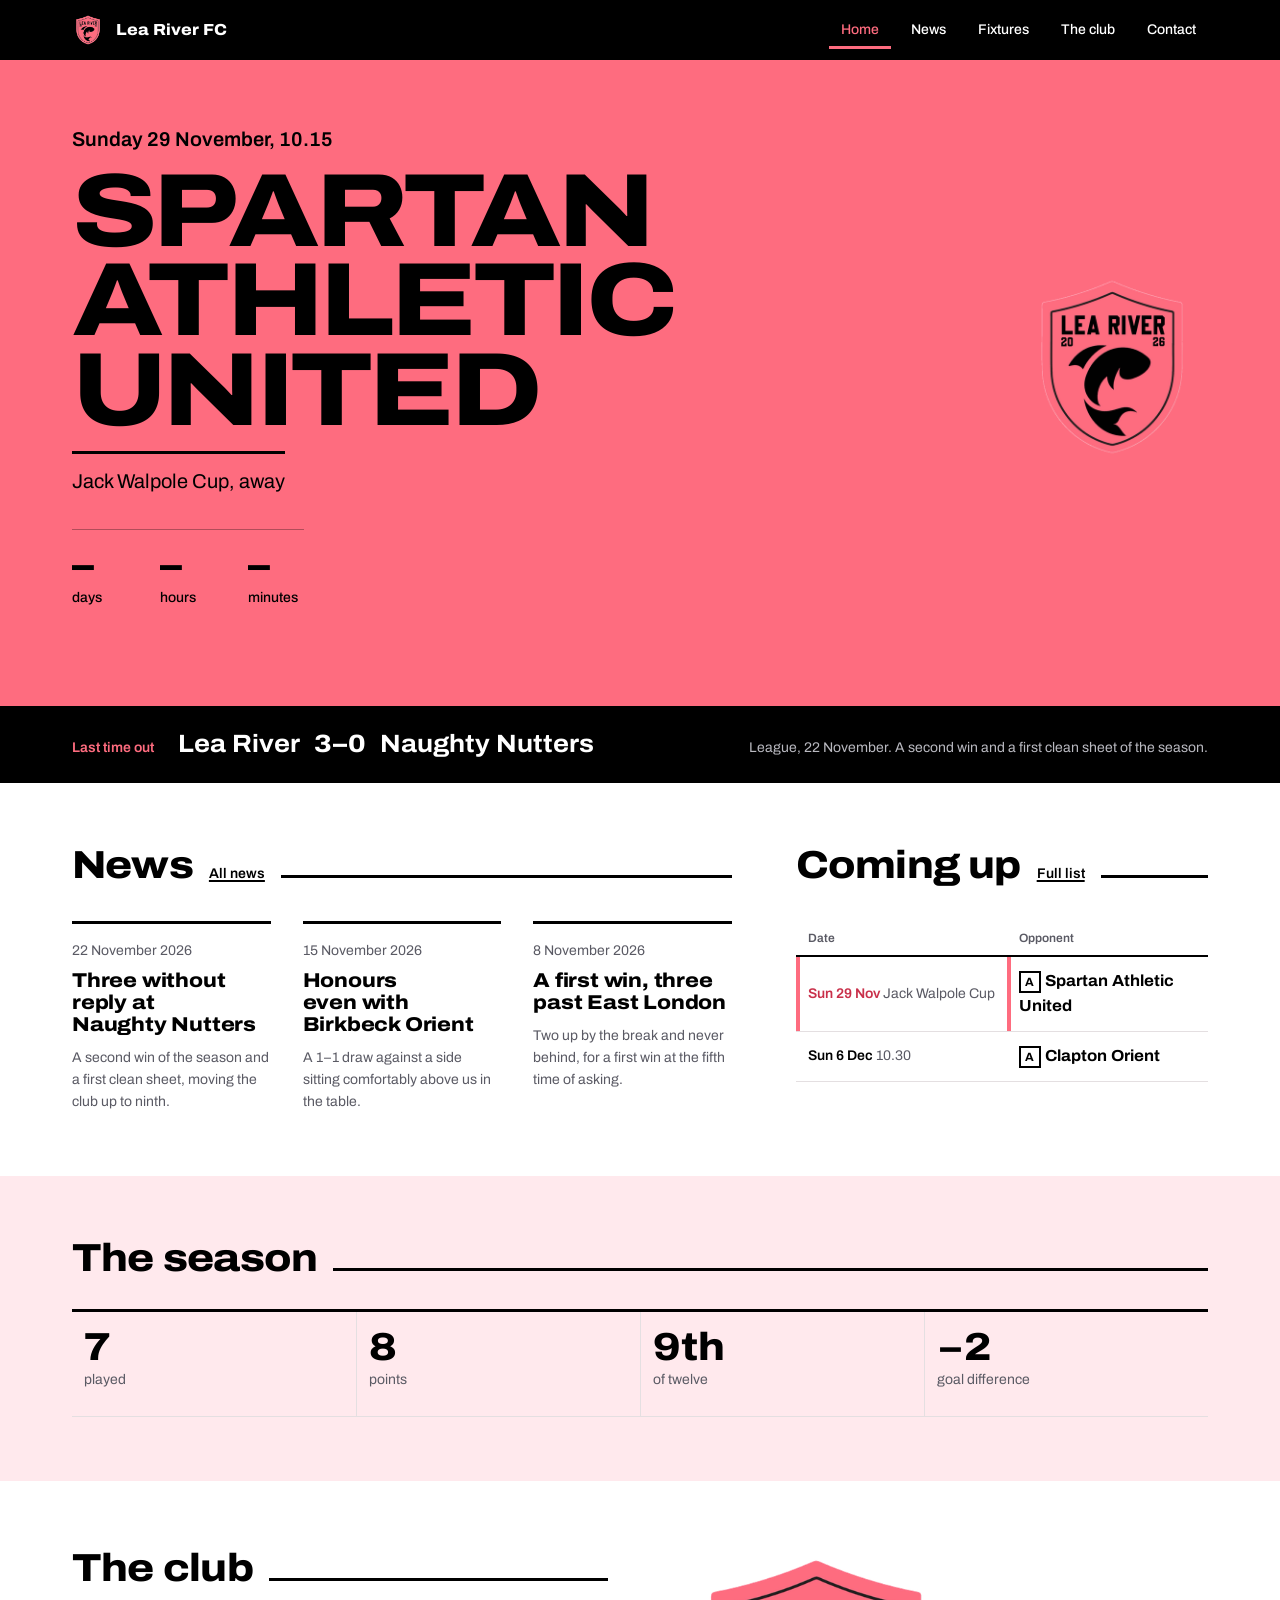
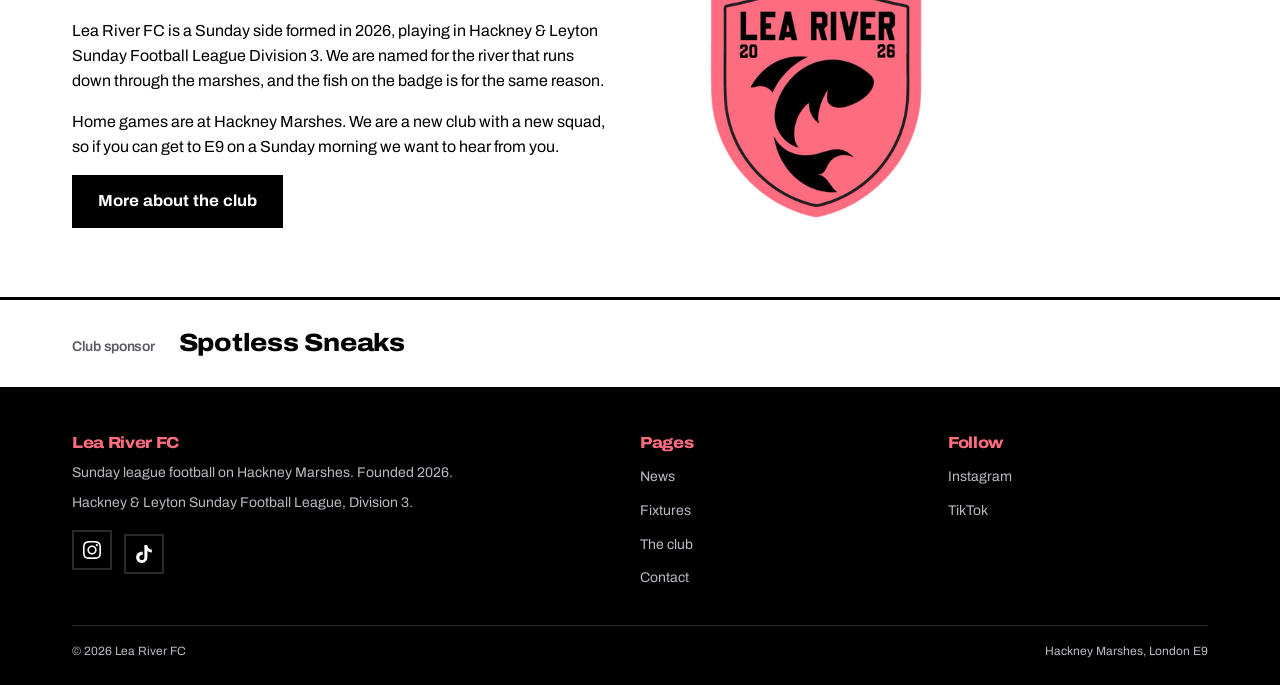
<file: index.html>
<!DOCTYPE html>
<html lang="en-GB">
<head>
  <meta charset="utf-8">
  <meta name="viewport" content="width=device-width, initial-scale=1">
  <title>Lea River FC — Sunday league football on Hackney Marshes</title>
  <meta name="description" content="Fixtures, results and news from Lea River FC, playing in Hackney &amp; Leyton Sunday Football League Division 3.">
  <meta name="robots" content="index, follow">
  <meta name="theme-color" content="#FE6C7F">

  <meta property="og:type" content="website">
  <meta property="og:site_name" content="Lea River FC">
  <meta property="og:title" content="Lea River FC — Sunday league football on Hackney Marshes">
  <meta property="og:description" content="Fixtures, results and news from Lea River FC, playing in Hackney &amp; Leyton Sunday Football League Division 3.">
  <meta property="og:image" content="https://leariverfc.co.uk/images/og-image.png">
  <meta property="og:image:width" content="1200">
  <meta property="og:image:height" content="630">
  <meta property="og:url" content="https://leariverfc.co.uk/">
  <meta property="og:locale" content="en_GB">
  <meta name="twitter:card" content="summary_large_image">

  <link rel="canonical" href="https://leariverfc.co.uk/">

  <link rel="icon" href="favicon.ico" sizes="any">
  <link rel="icon" type="image/png" sizes="32x32" href="images/favicon-32.png">
  <link rel="icon" type="image/png" sizes="16x16" href="images/favicon-16.png">
  <link rel="apple-touch-icon" href="images/apple-touch-icon.png">

  <link rel="preconnect" href="https://fonts.googleapis.com">
  <link rel="preconnect" href="https://fonts.gstatic.com" crossorigin>
  <link href="https://fonts.googleapis.com/css2?family=Archivo:wdth,wght@75..125,400..900&display=swap" rel="stylesheet">
  <link rel="stylesheet" href="css/style.css">
</head>
<body>
  <a href="#main" class="skip">Skip to main content</a>

  <header class="masthead">
    <div class="wrap masthead__inner">
      <a href="index.html" class="wordmark">
        <img src="images/badge-nav.png" alt="" width="32" height="32">
        <span>Lea River FC</span>
      </a>
      <button type="button" class="nav-btn" aria-controls="nav" aria-expanded="false" aria-label="Open menu">
        <svg aria-hidden="true" viewBox="0 0 24 24" fill="none" stroke="currentColor" stroke-width="2.5" stroke-linecap="round"><path d="M3 6h18M3 12h18M3 18h18"/></svg>
      </button>
      <nav id="nav" class="nav" data-open="false" aria-label="Main">
        <ul>
          <li><a href="index.html" aria-current="page">Home</a></li>
          <li><a href="news.html">News</a></li>
          <li><a href="fixtures.html">Fixtures</a></li>
          <li><a href="club.html">The club</a></li>
          <li><a href="contact.html">Contact</a></li>
        </ul>
      </nav>
    </div>
  </header>

  <main id="main">

    <section class="field">
      <div class="wrap field__grid">
        <div>
          <h1 class="sr-only">Lea River FC</h1>

          <!-- UPDATE AFTER EACH GAME: change the opponent, the datetime, and the
               home/away line. The countdown reads its target from the datetime
               below, so that is the only date to edit. -->
          <p class="field__when"><time datetime="2026-11-29T10:15">Sunday 29 November, 10.15</time></p>
          <p class="field__who">Spartan Athletic<br>United</p>
          <p class="field__where">Jack Walpole Cup, away</p>

          <div class="count" id="count" hidden>
            <div><b id="c-d">–</b><span>days</span></div>
            <div><b id="c-h">–</b><span>hours</span></div>
            <div><b id="c-m">–</b><span>minutes</span></div>
          </div>
        </div>

        <img class="field__crest" src="images/badge.png" alt="" width="240" height="240">
      </div>
    </section>

    <section class="band">
      <div class="wrap band__inner">
        <p class="band__label">Last time out</p>
        <p class="band__line">Lea River <b>3–0</b> Naughty Nutters</p>
        <p class="band__note">League, 22 November. A second win and a first clean sheet of the season.</p>
      </div>
    </section>

    <section class="section">
      <div class="wrap split">

        <div>
          <div class="head"><h2>News</h2><a href="news.html">All news</a></div>
          <div class="stories">

            <article class="story">
              <time datetime="2026-11-22">22 November 2026</time>
              <h3><a href="news.html">Three without reply at Naughty Nutters</a></h3>
              <p>A second win of the season and a first clean sheet, moving the club up to ninth.</p>
            </article>

            <article class="story">
              <time datetime="2026-11-15">15 November 2026</time>
              <h3><a href="news.html">Honours even with Birkbeck Orient</a></h3>
              <p>A 1–1 draw against a side sitting comfortably above us in the table.</p>
            </article>

            <article class="story">
              <time datetime="2026-11-08">8 November 2026</time>
              <h3><a href="news.html">A first win, three past East London</a></h3>
              <p>Two up by the break and never behind, for a first win at the fifth time of asking.</p>
            </article>


          </div>
        </div>

        <aside>
          <div class="head"><h2>Coming up</h2><a href="fixtures.html">Full list</a></div>
          <table class="fixtures fixtures--brief">
            <caption class="sr-only">Next four fixtures</caption>
            <thead>
              <tr><th scope="col">Date</th><th scope="col">Opponent</th></tr>
            </thead>
            <tbody>
          <tr class="is-next">
            <td class="fx-c-date fx-date"><time datetime="2026-11-29">Sun 29 Nov</time> <span class="fx-time">Jack Walpole Cup</span></td>
            <td class="fx-c-opp fx-opp"><span class="ha ha--a" aria-hidden="true">A</span> <span class="sr-only">Away to </span>Spartan Athletic United</td>
          </tr>
          <tr>
            <td class="fx-c-date fx-date"><time datetime="2026-12-06">Sun 6 Dec</time> <span class="fx-time">10.30</span></td>
            <td class="fx-c-opp fx-opp"><span class="ha ha--a" aria-hidden="true">A</span> <span class="sr-only">Away to </span>Clapton Orient</td>
          </tr>
            </tbody>
          </table>
        </aside>

      </div>
    </section>

    <section class="section section--wash">
      <div class="wrap">
        <div class="head"><h2>The season</h2></div>
        <div class="figures">
          <div><b>7</b><span>played</span></div>
          <div><b>8</b><span>points</span></div>
          <div><b>9th</b><span>of twelve</span></div>
          <div><b>−2</b><span>goal difference</span></div>
        </div>
      </div>
    </section>

    <section class="section">
      <div class="wrap split split--even">
        <div class="prose">
          <div class="head"><h2>The club</h2></div>
          <p>Lea River FC is a Sunday side formed in 2026, playing in Hackney &amp; Leyton Sunday Football League Division 3. We are named for the river that runs down through the marshes, and the fish on the badge is for the same reason.</p>
          <p>Home games are at Hackney Marshes. We are a new club with a new squad, so if you can get to E9 on a Sunday morning we want to hear from you.</p>
          <p><a class="btn" href="club.html">More about the club</a></p>
        </div>
        <div>
          <img class="badge-lg" src="images/badge.png" alt="The Lea River FC badge: a pink shield with a black leaping fish and the year 2026." width="400" height="400">
        </div>
      </div>
    </section>

  </main>

  <section class="sponsor" aria-labelledby="sponsor-h">
    <div class="wrap sponsor__inner">
      <h2 class="sponsor__label" id="sponsor-h">Club sponsor</h2>
      <p class="sponsor__name">Spotless Sneaks</p>
    </div>
  </section>

  <footer class="foot">
    <div class="wrap">
      <div class="foot__grid">
        <div>
          <h2>Lea River FC</h2>
          <p>Sunday league football on Hackney Marshes. Founded 2026.</p>
          <p>Hackney &amp; Leyton Sunday Football League, Division 3.</p>
          <ul class="social">
            <li><a href="https://www.instagram.com/leariverfc/" aria-label="Lea River FC on Instagram"><svg viewBox="0 0 24 24" fill="currentColor" aria-hidden="true"><path d="M12 2.163c3.204 0 3.584.012 4.85.07 3.252.148 4.771 1.691 4.919 4.919.058 1.265.069 1.645.069 4.849 0 3.205-.012 3.584-.069 4.849-.149 3.225-1.664 4.771-4.919 4.919-1.266.058-1.644.07-4.85.07-3.204 0-3.584-.012-4.849-.07-3.26-.149-4.771-1.699-4.919-4.92-.058-1.265-.07-1.644-.07-4.849 0-3.204.013-3.583.07-4.849.149-3.227 1.664-4.771 4.919-4.919 1.266-.057 1.645-.069 4.849-.069zM12 0C8.741 0 8.333.014 7.053.072 2.695.272.273 2.69.073 7.052.014 8.333 0 8.741 0 12c0 3.259.014 3.668.072 4.948.2 4.358 2.618 6.78 6.98 6.98C8.333 23.986 8.741 24 12 24c3.259 0 3.668-.014 4.948-.072 4.354-.2 6.782-2.618 6.979-6.98.059-1.28.073-1.689.073-4.948 0-3.259-.014-3.667-.072-4.947-.196-4.354-2.617-6.78-6.979-6.98C16.67.014 16.259 0 12 0zm0 5.838a6.162 6.162 0 100 12.324 6.162 6.162 0 000-12.324zM12 16a4 4 0 110-8 4 4 0 010 8zm6.406-11.845a1.44 1.44 0 100 2.881 1.44 1.44 0 000-2.881z"/></svg></a></li>
            <li><a href="https://www.tiktok.com/@leariverfc2026" aria-label="Lea River FC on TikTok"><svg viewBox="0 0 24 24" fill="currentColor" aria-hidden="true"><path d="M12.525.02c1.31-.02 2.61-.01 3.91-.02.08 1.53.63 3.09 1.75 4.17 1.12 1.11 2.7 1.62 4.24 1.79v4.03c-1.44-.05-2.89-.35-4.2-.97-.57-.26-1.1-.59-1.62-.93-.01 2.92.01 5.84-.02 8.75-.08 1.4-.54 2.79-1.35 3.94-1.31 1.92-3.58 3.17-5.91 3.21-1.43.08-2.86-.31-4.08-1.03-2.02-1.19-3.44-3.37-3.65-5.71-.02-.5-.03-1-.01-1.49.18-1.9 1.12-3.72 2.58-4.96 1.66-1.44 3.98-2.13 6.15-1.72.02 1.48-.04 2.96-.04 4.44-.99-.32-2.15-.23-3.02.37-.63.41-1.11 1.04-1.36 1.75-.21.51-.15 1.07-.14 1.61.24 1.64 1.82 3.02 3.5 2.87 1.12-.01 2.19-.66 2.77-1.61.19-.33.4-.67.41-1.06.1-1.79.06-3.57.07-5.36.01-4.03-.01-8.05.02-12.07z"/></svg></a></li>
          </ul>
        </div>
        <div>
          <h2>Pages</h2>
          <ul>
            <li><a href="news.html">News</a></li>
            <li><a href="fixtures.html">Fixtures</a></li>
            <li><a href="club.html">The club</a></li>
            <li><a href="contact.html">Contact</a></li>
          </ul>
        </div>
        <div>
          <h2>Follow</h2>
          <ul>
            <li><a href="https://www.instagram.com/leariverfc/">Instagram</a></li>
            <li><a href="https://www.tiktok.com/@leariverfc2026">TikTok</a></li>
          </ul>
        </div>
      </div>
      <div class="foot__base">
        <span>&copy; 2026 Lea River FC</span>
        <span>Hackney Marshes, London E9</span>
      </div>
    </div>
  </footer>

  <script src="js/main.js" defer></script>
</body>
</html>
</file>
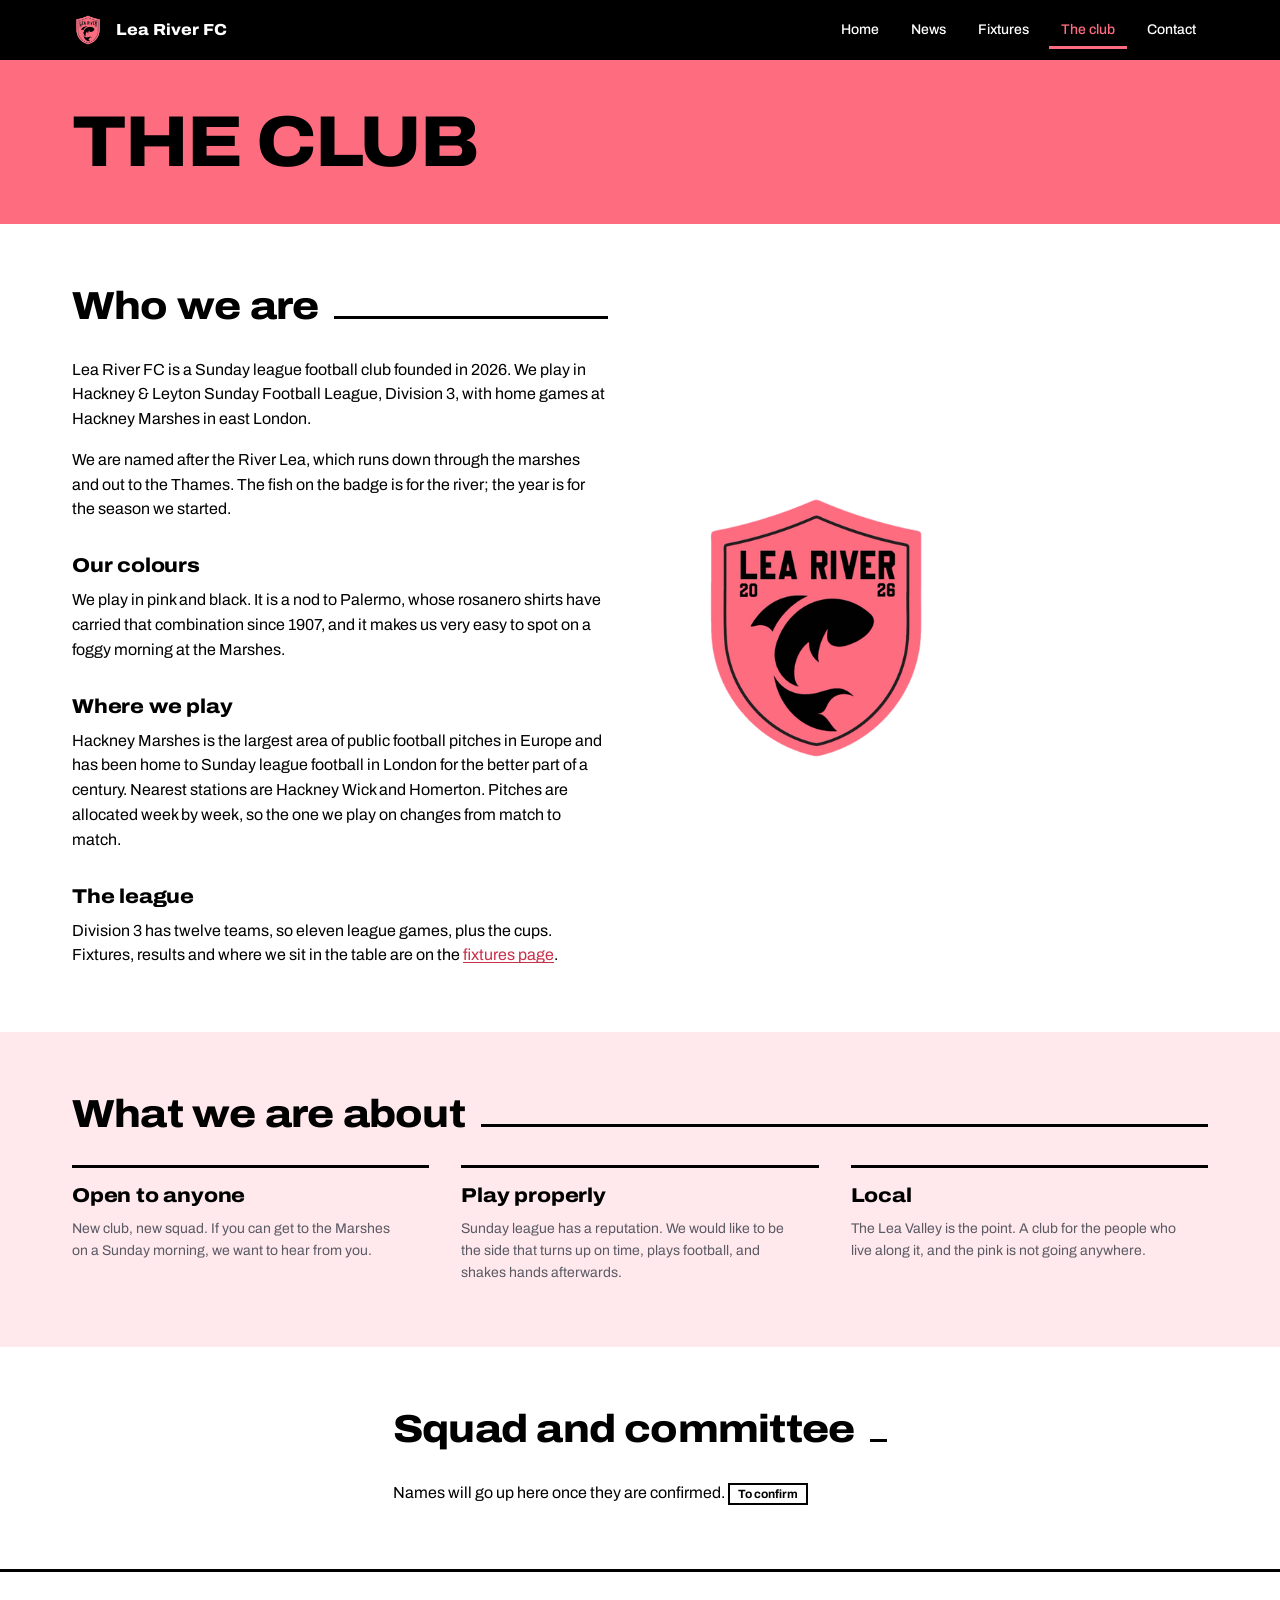
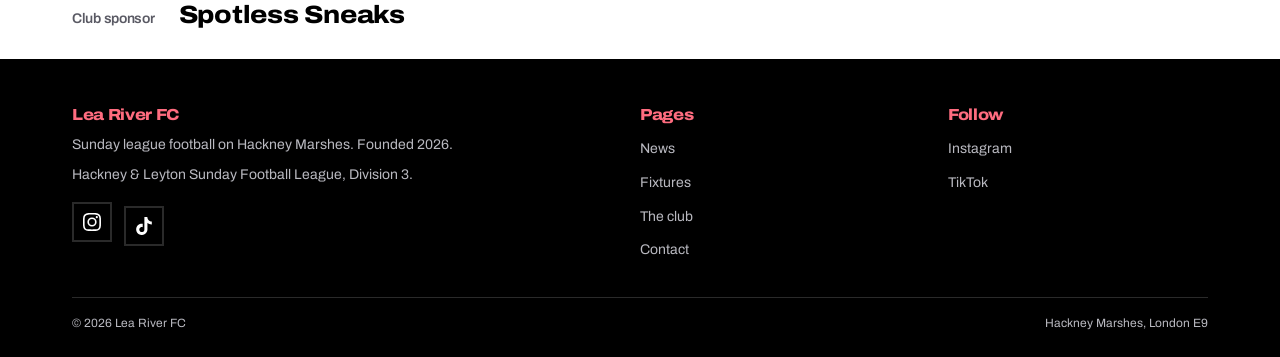
<file: club.html>
<!DOCTYPE html>
<html lang="en-GB">
<head>
  <meta charset="utf-8">
  <meta name="viewport" content="width=device-width, initial-scale=1">
  <title>The club — Lea River FC</title>
  <meta name="description" content="About Lea River FC: founded 2026, playing at Hackney Marshes in Hackney &amp; Leyton Sunday Football League Division 3.">
  <meta name="robots" content="index, follow">
  <meta name="theme-color" content="#FE6C7F">

  <meta property="og:type" content="website">
  <meta property="og:site_name" content="Lea River FC">
  <meta property="og:title" content="The club — Lea River FC">
  <meta property="og:description" content="About Lea River FC: founded 2026, playing at Hackney Marshes in Hackney &amp; Leyton Sunday Football League Division 3.">
  <meta property="og:image" content="https://leariverfc.co.uk/images/og-image.png">
  <meta property="og:image:width" content="1200">
  <meta property="og:image:height" content="630">
  <meta property="og:url" content="https://leariverfc.co.uk/club.html">
  <meta property="og:locale" content="en_GB">
  <meta name="twitter:card" content="summary_large_image">

  <link rel="canonical" href="https://leariverfc.co.uk/club.html">

  <link rel="icon" href="favicon.ico" sizes="any">
  <link rel="icon" type="image/png" sizes="32x32" href="images/favicon-32.png">
  <link rel="icon" type="image/png" sizes="16x16" href="images/favicon-16.png">
  <link rel="apple-touch-icon" href="images/apple-touch-icon.png">

  <link rel="preconnect" href="https://fonts.googleapis.com">
  <link rel="preconnect" href="https://fonts.gstatic.com" crossorigin>
  <link href="https://fonts.googleapis.com/css2?family=Archivo:wdth,wght@75..125,400..900&display=swap" rel="stylesheet">
  <link rel="stylesheet" href="css/style.css">
</head>
<body>
  <a href="#main" class="skip">Skip to main content</a>

  <header class="masthead">
    <div class="wrap masthead__inner">
      <a href="index.html" class="wordmark">
        <img src="images/badge-nav.png" alt="" width="32" height="32">
        <span>Lea River FC</span>
      </a>
      <button type="button" class="nav-btn" aria-controls="nav" aria-expanded="false" aria-label="Open menu">
        <svg aria-hidden="true" viewBox="0 0 24 24" fill="none" stroke="currentColor" stroke-width="2.5" stroke-linecap="round"><path d="M3 6h18M3 12h18M3 18h18"/></svg>
      </button>
      <nav id="nav" class="nav" data-open="false" aria-label="Main">
        <ul>
          <li><a href="index.html">Home</a></li>
          <li><a href="news.html">News</a></li>
          <li><a href="fixtures.html">Fixtures</a></li>
          <li><a href="club.html" aria-current="page">The club</a></li>
          <li><a href="contact.html">Contact</a></li>
        </ul>
      </nav>
    </div>
  </header>

  <main id="main">
    <div class="pagehead">
      <div class="wrap"><h1>The club</h1></div>
    </div>

    <section class="section">
      <div class="wrap split split--even">
        <div class="prose">
          <div class="head"><h2>Who we are</h2></div>
          <p>Lea River FC is a Sunday league football club founded in 2026. We play in Hackney &amp; Leyton Sunday Football League, Division 3, with home games at Hackney Marshes in east London.</p>
          <p>We are named after the River Lea, which runs down through the marshes and out to the Thames. The fish on the badge is for the river; the year is for the season we started.</p>

          <h3>Our colours</h3>
          <p>We play in pink and black. It is a nod to Palermo, whose rosanero shirts have carried that combination since 1907, and it makes us very easy to spot on a foggy morning at the Marshes.</p>

          <h3>Where we play</h3>
          <p>Hackney Marshes is the largest area of public football pitches in Europe and has been home to Sunday league football in London for the better part of a century. Nearest stations are Hackney Wick and Homerton. Pitches are allocated week by week, so the one we play on changes from match to match.</p>

          <h3>The league</h3>
          <p>Division 3 has twelve teams, so eleven league games, plus the cups. Fixtures, results and where we sit in the table are on the <a href="fixtures.html">fixtures page</a>.</p>
        </div>

        <div>
          <img class="badge-lg" src="images/badge.png" alt="The Lea River FC badge: a pink shield outlined in black, the club name across the top, the year 2026, and a black leaping fish at the centre." width="400" height="400">
        </div>
      </div>
    </section>

    <section class="section section--wash">
      <div class="wrap">
        <div class="head"><h2>What we are about</h2></div>
        <div class="stories">
          <article class="story">
            <h3>Open to anyone</h3>
            <p>New club, new squad. If you can get to the Marshes on a Sunday morning, we want to hear from you.</p>
          </article>
          <article class="story">
            <h3>Play properly</h3>
            <p>Sunday league has a reputation. We would like to be the side that turns up on time, plays football, and shakes hands afterwards.</p>
          </article>
          <article class="story">
            <h3>Local</h3>
            <p>The Lea Valley is the point. A club for the people who live along it, and the pink is not going anywhere.</p>
          </article>
        </div>
      </div>
    </section>

    <section class="section">
      <div class="wrap prose">
        <div class="head"><h2>Squad and committee</h2></div>
        <p>Names will go up here once they are confirmed. <span class="tbc">To confirm</span></p>
      </div>
    </section>
  </main>

  <section class="sponsor" aria-labelledby="sponsor-h">
    <div class="wrap sponsor__inner">
      <h2 class="sponsor__label" id="sponsor-h">Club sponsor</h2>
      <p class="sponsor__name">Spotless Sneaks</p>
    </div>
  </section>

  <footer class="foot">
    <div class="wrap">
      <div class="foot__grid">
        <div>
          <h2>Lea River FC</h2>
          <p>Sunday league football on Hackney Marshes. Founded 2026.</p>
          <p>Hackney &amp; Leyton Sunday Football League, Division 3.</p>
          <ul class="social">
            <li><a href="https://www.instagram.com/leariverfc/" aria-label="Lea River FC on Instagram"><svg viewBox="0 0 24 24" fill="currentColor" aria-hidden="true"><path d="M12 2.163c3.204 0 3.584.012 4.85.07 3.252.148 4.771 1.691 4.919 4.919.058 1.265.069 1.645.069 4.849 0 3.205-.012 3.584-.069 4.849-.149 3.225-1.664 4.771-4.919 4.919-1.266.058-1.644.07-4.85.07-3.204 0-3.584-.012-4.849-.07-3.26-.149-4.771-1.699-4.919-4.92-.058-1.265-.07-1.644-.07-4.849 0-3.204.013-3.583.07-4.849.149-3.227 1.664-4.771 4.919-4.919 1.266-.057 1.645-.069 4.849-.069zM12 0C8.741 0 8.333.014 7.053.072 2.695.272.273 2.69.073 7.052.014 8.333 0 8.741 0 12c0 3.259.014 3.668.072 4.948.2 4.358 2.618 6.78 6.98 6.98C8.333 23.986 8.741 24 12 24c3.259 0 3.668-.014 4.948-.072 4.354-.2 6.782-2.618 6.979-6.98.059-1.28.073-1.689.073-4.948 0-3.259-.014-3.667-.072-4.947-.196-4.354-2.617-6.78-6.979-6.98C16.67.014 16.259 0 12 0zm0 5.838a6.162 6.162 0 100 12.324 6.162 6.162 0 000-12.324zM12 16a4 4 0 110-8 4 4 0 010 8zm6.406-11.845a1.44 1.44 0 100 2.881 1.44 1.44 0 000-2.881z"/></svg></a></li>
            <li><a href="https://www.tiktok.com/@leariverfc2026" aria-label="Lea River FC on TikTok"><svg viewBox="0 0 24 24" fill="currentColor" aria-hidden="true"><path d="M12.525.02c1.31-.02 2.61-.01 3.91-.02.08 1.53.63 3.09 1.75 4.17 1.12 1.11 2.7 1.62 4.24 1.79v4.03c-1.44-.05-2.89-.35-4.2-.97-.57-.26-1.1-.59-1.62-.93-.01 2.92.01 5.84-.02 8.75-.08 1.4-.54 2.79-1.35 3.94-1.31 1.92-3.58 3.17-5.91 3.21-1.43.08-2.86-.31-4.08-1.03-2.02-1.19-3.44-3.37-3.65-5.71-.02-.5-.03-1-.01-1.49.18-1.9 1.12-3.72 2.58-4.96 1.66-1.44 3.98-2.13 6.15-1.72.02 1.48-.04 2.96-.04 4.44-.99-.32-2.15-.23-3.02.37-.63.41-1.11 1.04-1.36 1.75-.21.51-.15 1.07-.14 1.61.24 1.64 1.82 3.02 3.5 2.87 1.12-.01 2.19-.66 2.77-1.61.19-.33.4-.67.41-1.06.1-1.79.06-3.57.07-5.36.01-4.03-.01-8.05.02-12.07z"/></svg></a></li>
          </ul>
        </div>
        <div>
          <h2>Pages</h2>
          <ul>
            <li><a href="news.html">News</a></li>
            <li><a href="fixtures.html">Fixtures</a></li>
            <li><a href="club.html">The club</a></li>
            <li><a href="contact.html">Contact</a></li>
          </ul>
        </div>
        <div>
          <h2>Follow</h2>
          <ul>
            <li><a href="https://www.instagram.com/leariverfc/">Instagram</a></li>
            <li><a href="https://www.tiktok.com/@leariverfc2026">TikTok</a></li>
          </ul>
        </div>
      </div>
      <div class="foot__base">
        <span>&copy; 2026 Lea River FC</span>
        <span>Hackney Marshes, London E9</span>
      </div>
    </div>
  </footer>

  <script src="js/main.js" defer></script>
</body>
</html>
</file>
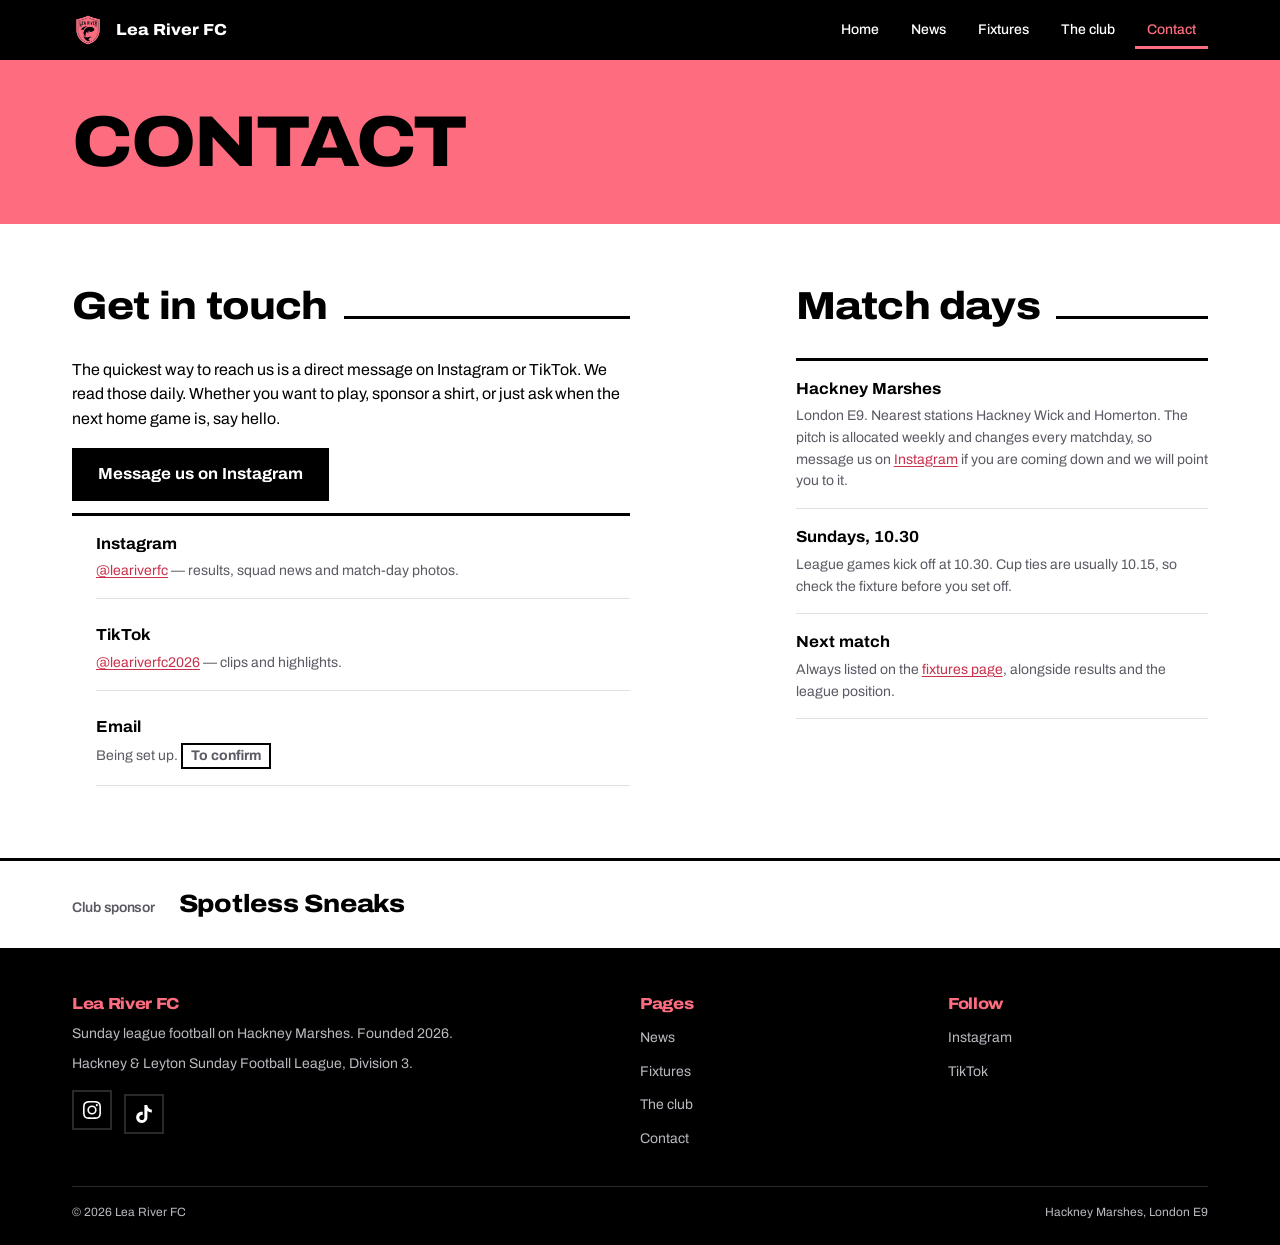
<file: contact.html>
<!DOCTYPE html>
<html lang="en-GB">
<head>
  <meta charset="utf-8">
  <meta name="viewport" content="width=device-width, initial-scale=1">
  <title>Contact — Lea River FC</title>
  <meta name="description" content="Get in touch with Lea River FC about playing, sponsorship or anything else.">
  <meta name="robots" content="index, follow">
  <meta name="theme-color" content="#FE6C7F">

  <meta property="og:type" content="website">
  <meta property="og:site_name" content="Lea River FC">
  <meta property="og:title" content="Contact — Lea River FC">
  <meta property="og:description" content="Get in touch with Lea River FC about playing, sponsorship or anything else.">
  <meta property="og:image" content="https://leariverfc.co.uk/images/og-image.png">
  <meta property="og:image:width" content="1200">
  <meta property="og:image:height" content="630">
  <meta property="og:url" content="https://leariverfc.co.uk/contact.html">
  <meta property="og:locale" content="en_GB">
  <meta name="twitter:card" content="summary_large_image">

  <link rel="canonical" href="https://leariverfc.co.uk/contact.html">

  <link rel="icon" href="favicon.ico" sizes="any">
  <link rel="icon" type="image/png" sizes="32x32" href="images/favicon-32.png">
  <link rel="icon" type="image/png" sizes="16x16" href="images/favicon-16.png">
  <link rel="apple-touch-icon" href="images/apple-touch-icon.png">

  <link rel="preconnect" href="https://fonts.googleapis.com">
  <link rel="preconnect" href="https://fonts.gstatic.com" crossorigin>
  <link href="https://fonts.googleapis.com/css2?family=Archivo:wdth,wght@75..125,400..900&display=swap" rel="stylesheet">
  <link rel="stylesheet" href="css/style.css">
</head>
<body>
  <a href="#main" class="skip">Skip to main content</a>

  <header class="masthead">
    <div class="wrap masthead__inner">
      <a href="index.html" class="wordmark">
        <img src="images/badge-nav.png" alt="" width="32" height="32">
        <span>Lea River FC</span>
      </a>
      <button type="button" class="nav-btn" aria-controls="nav" aria-expanded="false" aria-label="Open menu">
        <svg aria-hidden="true" viewBox="0 0 24 24" fill="none" stroke="currentColor" stroke-width="2.5" stroke-linecap="round"><path d="M3 6h18M3 12h18M3 18h18"/></svg>
      </button>
      <nav id="nav" class="nav" data-open="false" aria-label="Main">
        <ul>
          <li><a href="index.html">Home</a></li>
          <li><a href="news.html">News</a></li>
          <li><a href="fixtures.html">Fixtures</a></li>
          <li><a href="club.html">The club</a></li>
          <li><a href="contact.html" aria-current="page">Contact</a></li>
        </ul>
      </nav>
    </div>
  </header>

  <main id="main">
    <div class="pagehead">
      <div class="wrap"><h1>Contact</h1></div>
    </div>

    <section class="section">
      <div class="wrap split">

        <div class="prose">
          <div class="head"><h2>Get in touch</h2></div>
          <p>The quickest way to reach us is a direct message on Instagram or TikTok. We read those daily. Whether you want to play, sponsor a shirt, or just ask when the next home game is, say hello.</p>
          <p><a class="btn" href="https://www.instagram.com/leariverfc/">Message us on Instagram</a></p>

          <ul class="facts facts--spaced">
            <li><b>Instagram</b><span><a href="https://www.instagram.com/leariverfc/">@leariverfc</a> — results, squad news and match-day photos.</span></li>
            <li><b>TikTok</b><span><a href="https://www.tiktok.com/@leariverfc2026">@leariverfc2026</a> — clips and highlights.</span></li>
            <li><b>Email</b><span>Being set up. <span class="tbc">To confirm</span></span></li>
          </ul>
        </div>

        <aside>
          <div class="head"><h2>Match days</h2></div>
          <ul class="facts">
            <li><b>Hackney Marshes</b><span>London E9. Nearest stations Hackney Wick and Homerton. The pitch is allocated weekly and changes every matchday, so message us on <a href="https://www.instagram.com/leariverfc/">Instagram</a> if you are coming down and we will point you to it.</span></li>
            <li><b>Sundays, 10.30</b><span>League games kick off at 10.30. Cup ties are usually 10.15, so check the fixture before you set off.</span></li>
            <li><b>Next match</b><span>Always listed on the <a href="fixtures.html">fixtures page</a>, alongside results and the league position.</span></li>
          </ul>
        </aside>

      </div>
    </section>
  </main>

  <section class="sponsor" aria-labelledby="sponsor-h">
    <div class="wrap sponsor__inner">
      <h2 class="sponsor__label" id="sponsor-h">Club sponsor</h2>
      <p class="sponsor__name">Spotless Sneaks</p>
    </div>
  </section>

  <footer class="foot">
    <div class="wrap">
      <div class="foot__grid">
        <div>
          <h2>Lea River FC</h2>
          <p>Sunday league football on Hackney Marshes. Founded 2026.</p>
          <p>Hackney &amp; Leyton Sunday Football League, Division 3.</p>
          <ul class="social">
            <li><a href="https://www.instagram.com/leariverfc/" aria-label="Lea River FC on Instagram"><svg viewBox="0 0 24 24" fill="currentColor" aria-hidden="true"><path d="M12 2.163c3.204 0 3.584.012 4.85.07 3.252.148 4.771 1.691 4.919 4.919.058 1.265.069 1.645.069 4.849 0 3.205-.012 3.584-.069 4.849-.149 3.225-1.664 4.771-4.919 4.919-1.266.058-1.644.07-4.85.07-3.204 0-3.584-.012-4.849-.07-3.26-.149-4.771-1.699-4.919-4.92-.058-1.265-.07-1.644-.07-4.849 0-3.204.013-3.583.07-4.849.149-3.227 1.664-4.771 4.919-4.919 1.266-.057 1.645-.069 4.849-.069zM12 0C8.741 0 8.333.014 7.053.072 2.695.272.273 2.69.073 7.052.014 8.333 0 8.741 0 12c0 3.259.014 3.668.072 4.948.2 4.358 2.618 6.78 6.98 6.98C8.333 23.986 8.741 24 12 24c3.259 0 3.668-.014 4.948-.072 4.354-.2 6.782-2.618 6.979-6.98.059-1.28.073-1.689.073-4.948 0-3.259-.014-3.667-.072-4.947-.196-4.354-2.617-6.78-6.979-6.98C16.67.014 16.259 0 12 0zm0 5.838a6.162 6.162 0 100 12.324 6.162 6.162 0 000-12.324zM12 16a4 4 0 110-8 4 4 0 010 8zm6.406-11.845a1.44 1.44 0 100 2.881 1.44 1.44 0 000-2.881z"/></svg></a></li>
            <li><a href="https://www.tiktok.com/@leariverfc2026" aria-label="Lea River FC on TikTok"><svg viewBox="0 0 24 24" fill="currentColor" aria-hidden="true"><path d="M12.525.02c1.31-.02 2.61-.01 3.91-.02.08 1.53.63 3.09 1.75 4.17 1.12 1.11 2.7 1.62 4.24 1.79v4.03c-1.44-.05-2.89-.35-4.2-.97-.57-.26-1.1-.59-1.62-.93-.01 2.92.01 5.84-.02 8.75-.08 1.4-.54 2.79-1.35 3.94-1.31 1.92-3.58 3.17-5.91 3.21-1.43.08-2.86-.31-4.08-1.03-2.02-1.19-3.44-3.37-3.65-5.71-.02-.5-.03-1-.01-1.49.18-1.9 1.12-3.72 2.58-4.96 1.66-1.44 3.98-2.13 6.15-1.72.02 1.48-.04 2.96-.04 4.44-.99-.32-2.15-.23-3.02.37-.63.41-1.11 1.04-1.36 1.75-.21.51-.15 1.07-.14 1.61.24 1.64 1.82 3.02 3.5 2.87 1.12-.01 2.19-.66 2.77-1.61.19-.33.4-.67.41-1.06.1-1.79.06-3.57.07-5.36.01-4.03-.01-8.05.02-12.07z"/></svg></a></li>
          </ul>
        </div>
        <div>
          <h2>Pages</h2>
          <ul>
            <li><a href="news.html">News</a></li>
            <li><a href="fixtures.html">Fixtures</a></li>
            <li><a href="club.html">The club</a></li>
            <li><a href="contact.html">Contact</a></li>
          </ul>
        </div>
        <div>
          <h2>Follow</h2>
          <ul>
            <li><a href="https://www.instagram.com/leariverfc/">Instagram</a></li>
            <li><a href="https://www.tiktok.com/@leariverfc2026">TikTok</a></li>
          </ul>
        </div>
      </div>
      <div class="foot__base">
        <span>&copy; 2026 Lea River FC</span>
        <span>Hackney Marshes, London E9</span>
      </div>
    </div>
  </footer>

  <script src="js/main.js" defer></script>
</body>
</html>
</file>
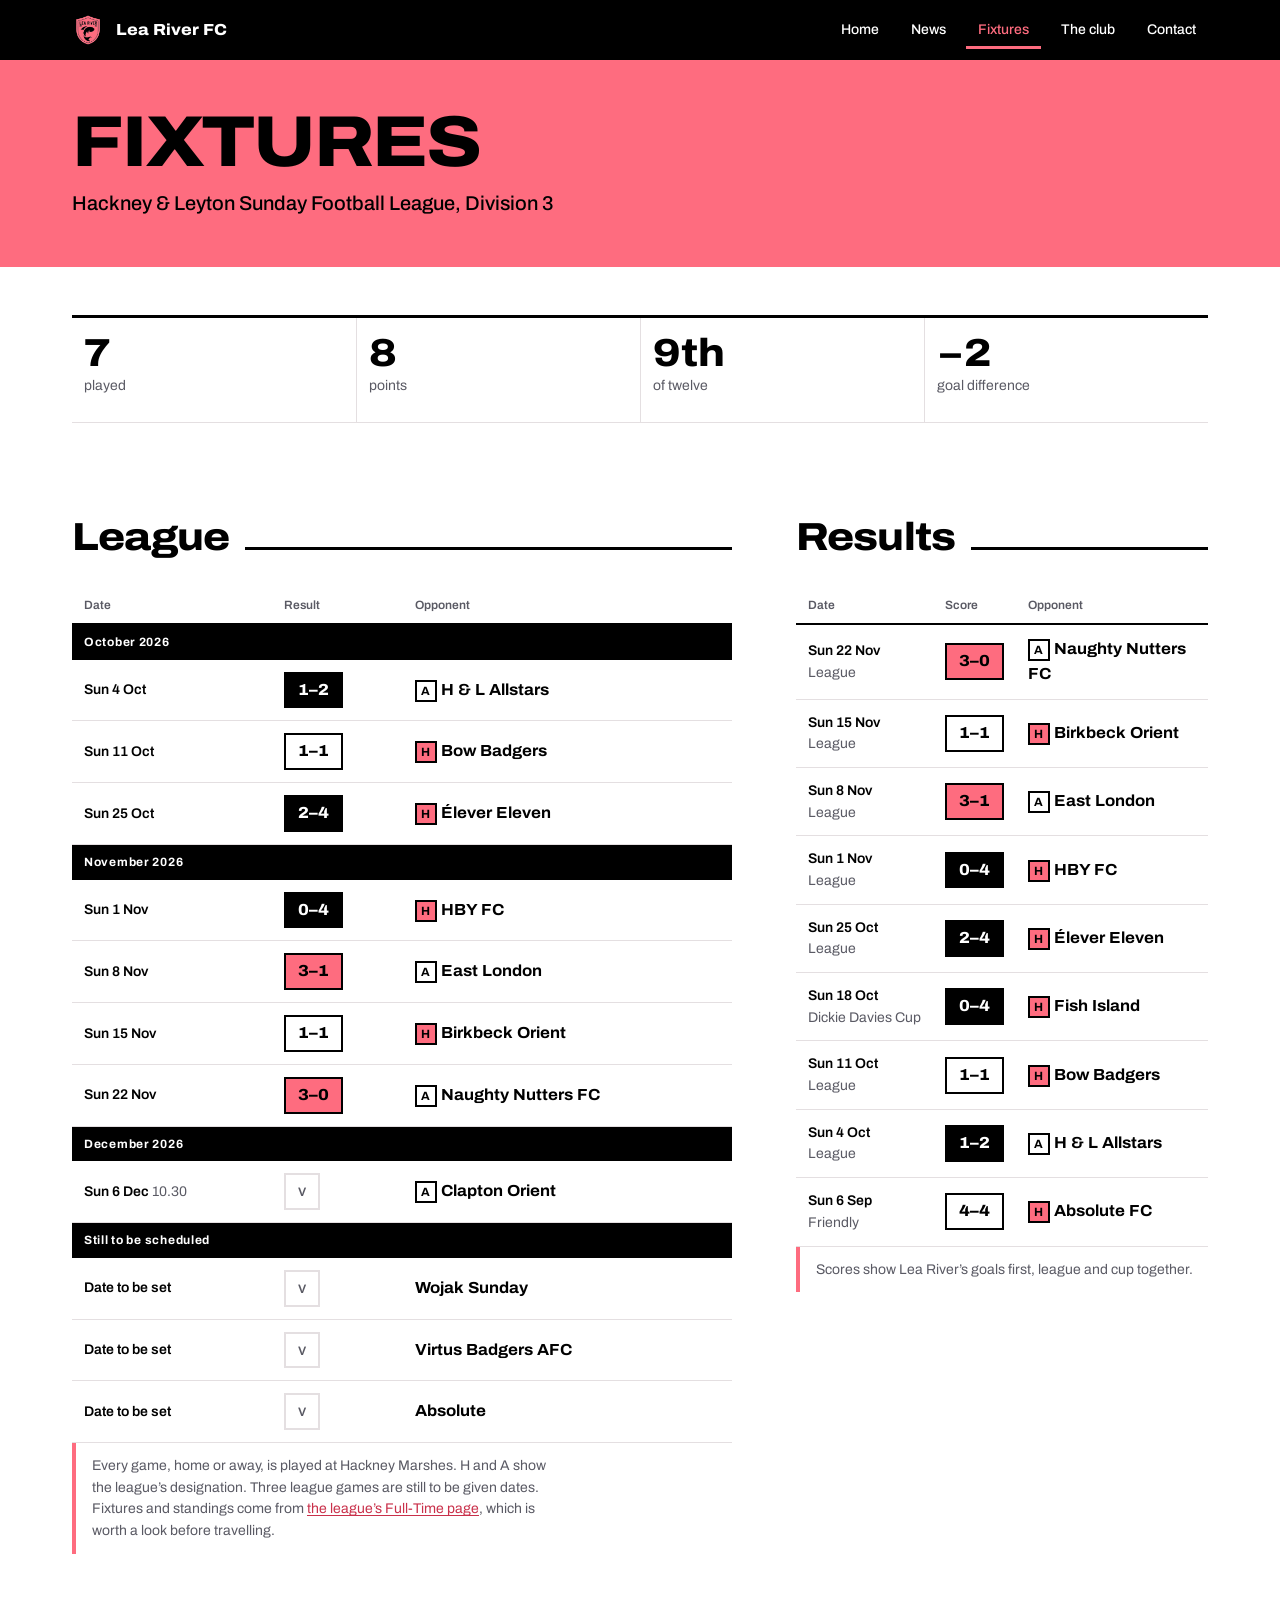
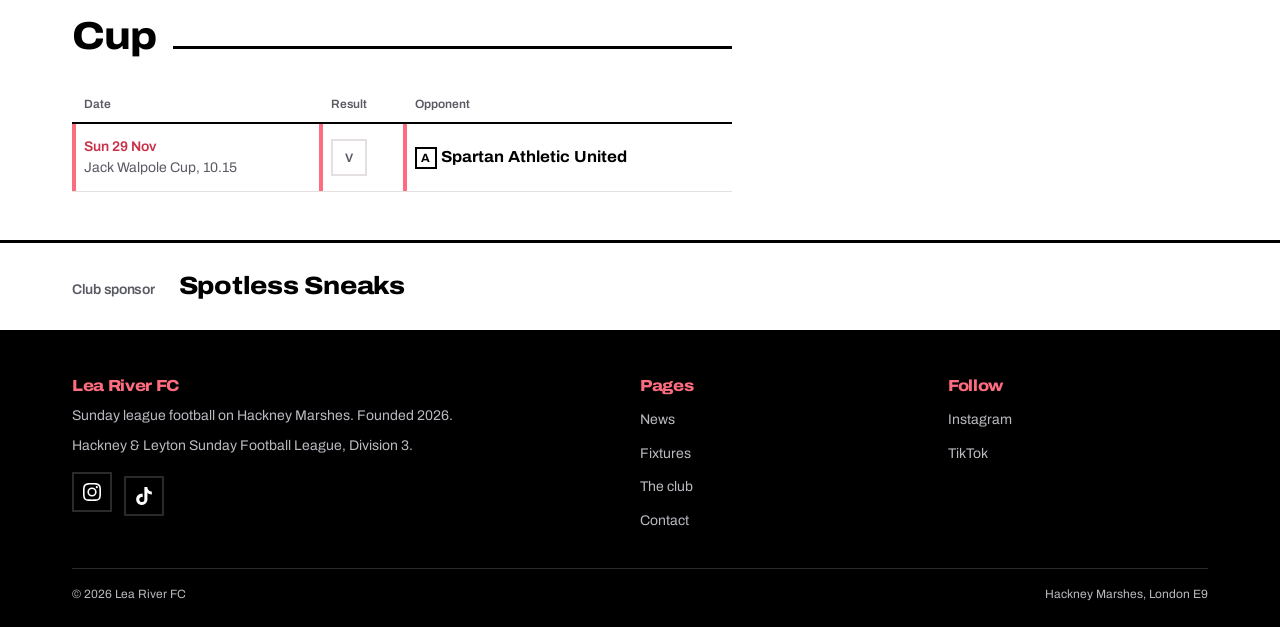
<file: fixtures.html>
<!DOCTYPE html>
<html lang="en-GB">
<head>
  <meta charset="utf-8">
  <meta name="viewport" content="width=device-width, initial-scale=1">
  <title>Fixtures and results — Lea River FC</title>
  <meta name="description" content="Every Lea River FC fixture and result for the 2026 season in Hackney &amp; Leyton Sunday Football League Division 3.">
  <meta name="robots" content="index, follow">
  <meta name="theme-color" content="#FE6C7F">

  <meta property="og:type" content="website">
  <meta property="og:site_name" content="Lea River FC">
  <meta property="og:title" content="Fixtures and results — Lea River FC">
  <meta property="og:description" content="Every Lea River FC fixture and result for the 2026 season in Hackney &amp; Leyton Sunday Football League Division 3.">
  <meta property="og:image" content="https://leariverfc.co.uk/images/og-image.png">
  <meta property="og:image:width" content="1200">
  <meta property="og:image:height" content="630">
  <meta property="og:url" content="https://leariverfc.co.uk/fixtures.html">
  <meta property="og:locale" content="en_GB">
  <meta name="twitter:card" content="summary_large_image">

  <link rel="canonical" href="https://leariverfc.co.uk/fixtures.html">

  <link rel="icon" href="favicon.ico" sizes="any">
  <link rel="icon" type="image/png" sizes="32x32" href="images/favicon-32.png">
  <link rel="icon" type="image/png" sizes="16x16" href="images/favicon-16.png">
  <link rel="apple-touch-icon" href="images/apple-touch-icon.png">

  <link rel="preconnect" href="https://fonts.googleapis.com">
  <link rel="preconnect" href="https://fonts.gstatic.com" crossorigin>
  <link href="https://fonts.googleapis.com/css2?family=Archivo:wdth,wght@75..125,400..900&display=swap" rel="stylesheet">
  <link rel="stylesheet" href="css/style.css">
</head>
<body>
  <a href="#main" class="skip">Skip to main content</a>

  <header class="masthead">
    <div class="wrap masthead__inner">
      <a href="index.html" class="wordmark">
        <img src="images/badge-nav.png" alt="" width="32" height="32">
        <span>Lea River FC</span>
      </a>
      <button type="button" class="nav-btn" aria-controls="nav" aria-expanded="false" aria-label="Open menu">
        <svg aria-hidden="true" viewBox="0 0 24 24" fill="none" stroke="currentColor" stroke-width="2.5" stroke-linecap="round"><path d="M3 6h18M3 12h18M3 18h18"/></svg>
      </button>
      <nav id="nav" class="nav" data-open="false" aria-label="Main">
        <ul>
          <li><a href="index.html">Home</a></li>
          <li><a href="news.html">News</a></li>
          <li><a href="fixtures.html" aria-current="page">Fixtures</a></li>
          <li><a href="club.html">The club</a></li>
          <li><a href="contact.html">Contact</a></li>
        </ul>
      </nav>
    </div>
  </header>

  <main id="main">
    <div class="pagehead">
      <div class="wrap">
        <h1>Fixtures</h1>
        <p>Hackney &amp; Leyton Sunday Football League, Division 3</p>
      </div>
    </div>

    <section class="section section--tight">
      <div class="wrap">
        <div class="figures">
          <div><b>7</b><span>played</span></div>
          <div><b>8</b><span>points</span></div>
          <div><b>9th</b><span>of twelve</span></div>
          <div><b>−2</b><span>goal difference</span></div>
        </div>
      </div>
    </section>

    <section class="section section--tight">
      <div class="wrap split">

        <div>
          <div class="head"><h2>League</h2></div>
          <table class="fixtures">
            <caption class="sr-only">League fixtures, 2026 season</caption>
            <thead>
              <tr><th scope="col">Date</th><th scope="col">Result</th><th scope="col">Opponent</th></tr>
            </thead>
            <tbody>
                                                  <tr class="fx-month"><td colspan="3">October 2026</td></tr>
          <tr>
            <td class="fx-c-date fx-date"><time datetime="2026-10-04">Sun 4 Oct</time></td>
            <td class="fx-c-score"><span class="score score--l" role="img" aria-label="Lost 1 to 2">1–2</span></td>
            <td class="fx-c-opp fx-opp"><span class="ha ha--a" aria-hidden="true">A</span> <span class="sr-only">Away to </span>H &amp; L Allstars</td>
          </tr>
          <tr>
            <td class="fx-c-date fx-date"><time datetime="2026-10-11">Sun 11 Oct</time></td>
            <td class="fx-c-score"><span class="score score--d" role="img" aria-label="Drew 1 to 1">1–1</span></td>
            <td class="fx-c-opp fx-opp"><span class="ha ha--h" aria-hidden="true">H</span> <span class="sr-only">Home to </span>Bow Badgers</td>
          </tr>
          <tr>
            <td class="fx-c-date fx-date"><time datetime="2026-10-25">Sun 25 Oct</time></td>
            <td class="fx-c-score"><span class="score score--l" role="img" aria-label="Lost 2 to 4">2–4</span></td>
            <td class="fx-c-opp fx-opp"><span class="ha ha--h" aria-hidden="true">H</span> <span class="sr-only">Home to </span>Élever Eleven</td>
          </tr>
          <tr class="fx-month"><td colspan="3">November 2026</td></tr>
          <tr>
            <td class="fx-c-date fx-date"><time datetime="2026-11-01">Sun 1 Nov</time></td>
            <td class="fx-c-score"><span class="score score--l" role="img" aria-label="Lost 0 to 4">0–4</span></td>
            <td class="fx-c-opp fx-opp"><span class="ha ha--h" aria-hidden="true">H</span> <span class="sr-only">Home to </span>HBY FC</td>
          </tr>
          <tr>
            <td class="fx-c-date fx-date"><time datetime="2026-11-08">Sun 8 Nov</time></td>
            <td class="fx-c-score"><span class="score score--w" role="img" aria-label="Won 3 to 1">3–1</span></td>
            <td class="fx-c-opp fx-opp"><span class="ha ha--a" aria-hidden="true">A</span> <span class="sr-only">Away to </span>East London</td>
          </tr>
          <tr>
            <td class="fx-c-date fx-date"><time datetime="2026-11-15">Sun 15 Nov</time></td>
            <td class="fx-c-score"><span class="score score--d" role="img" aria-label="Drew 1 to 1">1–1</span></td>
            <td class="fx-c-opp fx-opp"><span class="ha ha--h" aria-hidden="true">H</span> <span class="sr-only">Home to </span>Birkbeck Orient</td>
          </tr>
          <tr>
            <td class="fx-c-date fx-date"><time datetime="2026-11-22">Sun 22 Nov</time></td>
            <td class="fx-c-score"><span class="score score--w" role="img" aria-label="Won 3 to 0">3–0</span></td>
            <td class="fx-c-opp fx-opp"><span class="ha ha--a" aria-hidden="true">A</span> <span class="sr-only">Away to </span>Naughty Nutters FC</td>
          </tr>
          <tr class="fx-month"><td colspan="3">December 2026</td></tr>
          <tr>
            <td class="fx-c-date fx-date"><time datetime="2026-12-06">Sun 6 Dec</time> <span class="fx-time">10.30</span></td>
            <td class="fx-c-score"><span class="score score--tbc">v</span></td>
            <td class="fx-c-opp fx-opp"><span class="ha ha--a" aria-hidden="true">A</span> <span class="sr-only">Away to </span>Clapton Orient</td>
          </tr>
          <tr class="fx-month"><td colspan="3">Still to be scheduled</td></tr>
          <tr>
            <td class="fx-c-date fx-date">Date to be set</td>
            <td class="fx-c-score"><span class="score score--tbc">v</span></td>
            <td class="fx-c-opp fx-opp">Wojak Sunday</td>
          </tr>
          <tr>
            <td class="fx-c-date fx-date">Date to be set</td>
            <td class="fx-c-score"><span class="score score--tbc">v</span></td>
            <td class="fx-c-opp fx-opp">Virtus Badgers AFC</td>
          </tr>
          <tr>
            <td class="fx-c-date fx-date">Date to be set</td>
            <td class="fx-c-score"><span class="score score--tbc">v</span></td>
            <td class="fx-c-opp fx-opp">Absolute</td>
          </tr>
</tbody>
          </table>
          <p class="note">Every game, home or away, is played at Hackney Marshes. H and A show the league’s designation. Three league games are still to be given dates. Fixtures and standings come from <a href="https://fulltime.thefa.com/table.html?league=119397207&amp;selectedSeason=251196769&amp;selectedDivision=337060033&amp;selectedCompetition=0&amp;selectedFixtureGroupKey=1_337060033">the league’s Full-Time page</a>, which is worth a look before travelling.</p>

            <div class="head head--spaced"><h2>Cup</h2></div>
            <table class="fixtures fixtures--results">
              <caption class="sr-only">Upcoming cup ties</caption>
              <thead>
                <tr><th scope="col">Date</th><th scope="col">Result</th><th scope="col">Opponent</th></tr>
              </thead>
              <tbody>
          <tr class="is-next">
            <td class="fx-c-date fx-date"><time datetime="2026-11-29">Sun 29 Nov</time> <span class="fx-time">Jack Walpole Cup, 10.15</span></td>
            <td class="fx-c-score"><span class="score score--tbc">v</span></td>
            <td class="fx-c-opp fx-opp"><span class="ha ha--a" aria-hidden="true">A</span> <span class="sr-only">Away to </span>Spartan Athletic United</td>
          </tr>
              </tbody>
            </table>
        </div>

        <aside>
          <div class="head"><h2>Results</h2></div>
          <table class="fixtures fixtures--results">
            <caption class="sr-only">Results so far</caption>
            <thead>
              <tr><th scope="col">Date</th><th scope="col">Score</th><th scope="col">Opponent</th></tr>
            </thead>
            <tbody>
              <tr>
                <td class="fx-c-date fx-date"><time datetime="2026-11-22">Sun 22 Nov</time> <span class="fx-time">League</span></td>
                <td class="fx-c-score"><span class="score score--w" role="img" aria-label="Won 3 to 0">3–0</span></td>
                <td class="fx-c-opp fx-opp"><span class="ha ha--a" aria-hidden="true">A</span> <span class="sr-only">Away to </span>Naughty Nutters FC</td>
              </tr>
              <tr>
                <td class="fx-c-date fx-date"><time datetime="2026-11-15">Sun 15 Nov</time> <span class="fx-time">League</span></td>
                <td class="fx-c-score"><span class="score score--d" role="img" aria-label="Drew 1 to 1">1–1</span></td>
                <td class="fx-c-opp fx-opp"><span class="ha ha--h" aria-hidden="true">H</span> <span class="sr-only">Home to </span>Birkbeck Orient</td>
              </tr>
              <tr>
                <td class="fx-c-date fx-date"><time datetime="2026-11-08">Sun 8 Nov</time> <span class="fx-time">League</span></td>
                <td class="fx-c-score"><span class="score score--w" role="img" aria-label="Won 3 to 1">3–1</span></td>
                <td class="fx-c-opp fx-opp"><span class="ha ha--a" aria-hidden="true">A</span> <span class="sr-only">Away to </span>East London</td>
              </tr>
              <tr>
                <td class="fx-c-date fx-date"><time datetime="2026-11-01">Sun 1 Nov</time> <span class="fx-time">League</span></td>
                <td class="fx-c-score"><span class="score score--l" role="img" aria-label="Lost 0 to 4">0–4</span></td>
                <td class="fx-c-opp fx-opp"><span class="ha ha--h" aria-hidden="true">H</span> <span class="sr-only">Home to </span>HBY FC</td>
              </tr>
              <tr>
                <td class="fx-c-date fx-date"><time datetime="2026-10-25">Sun 25 Oct</time> <span class="fx-time">League</span></td>
                <td class="fx-c-score"><span class="score score--l" role="img" aria-label="Lost 2 to 4">2–4</span></td>
                <td class="fx-c-opp fx-opp"><span class="ha ha--h" aria-hidden="true">H</span> <span class="sr-only">Home to </span>Élever Eleven</td>
              </tr>
              <tr>
                <td class="fx-c-date fx-date"><time datetime="2026-10-18">Sun 18 Oct</time> <span class="fx-time">Dickie Davies Cup</span></td>
                <td class="fx-c-score"><span class="score score--l" role="img" aria-label="Lost 0 to 4">0–4</span></td>
                <td class="fx-c-opp fx-opp"><span class="ha ha--h" aria-hidden="true">H</span> <span class="sr-only">Home to </span>Fish Island</td>
              </tr>
              <tr>
                <td class="fx-c-date fx-date"><time datetime="2026-10-11">Sun 11 Oct</time> <span class="fx-time">League</span></td>
                <td class="fx-c-score"><span class="score score--d" role="img" aria-label="Drew 1 to 1">1–1</span></td>
                <td class="fx-c-opp fx-opp"><span class="ha ha--h" aria-hidden="true">H</span> <span class="sr-only">Home to </span>Bow Badgers</td>
              </tr>
              <tr>
                <td class="fx-c-date fx-date"><time datetime="2026-10-04">Sun 4 Oct</time> <span class="fx-time">League</span></td>
                <td class="fx-c-score"><span class="score score--l" role="img" aria-label="Lost 1 to 2">1–2</span></td>
                <td class="fx-c-opp fx-opp"><span class="ha ha--a" aria-hidden="true">A</span> <span class="sr-only">Away to </span>H &amp; L Allstars</td>
              </tr>
              <tr>
                <td class="fx-c-date fx-date"><time datetime="2026-09-06">Sun 6 Sep</time> <span class="fx-time">Friendly</span></td>
                <td class="fx-c-score"><span class="score score--d" role="img" aria-label="Drew 4 to 4">4–4</span></td>
                <td class="fx-c-opp fx-opp"><span class="ha ha--h" aria-hidden="true">H</span> <span class="sr-only">Home to </span>Absolute FC</td>
              </tr>
            </tbody>
          </table>
          <p class="note">Scores show Lea River’s goals first, league and cup together.</p>
        </aside>

      </div>
    </section>
  </main>

  <section class="sponsor" aria-labelledby="sponsor-h">
    <div class="wrap sponsor__inner">
      <h2 class="sponsor__label" id="sponsor-h">Club sponsor</h2>
      <p class="sponsor__name">Spotless Sneaks</p>
    </div>
  </section>

  <footer class="foot">
    <div class="wrap">
      <div class="foot__grid">
        <div>
          <h2>Lea River FC</h2>
          <p>Sunday league football on Hackney Marshes. Founded 2026.</p>
          <p>Hackney &amp; Leyton Sunday Football League, Division 3.</p>
          <ul class="social">
            <li><a href="https://www.instagram.com/leariverfc/" aria-label="Lea River FC on Instagram"><svg viewBox="0 0 24 24" fill="currentColor" aria-hidden="true"><path d="M12 2.163c3.204 0 3.584.012 4.85.07 3.252.148 4.771 1.691 4.919 4.919.058 1.265.069 1.645.069 4.849 0 3.205-.012 3.584-.069 4.849-.149 3.225-1.664 4.771-4.919 4.919-1.266.058-1.644.07-4.85.07-3.204 0-3.584-.012-4.849-.07-3.26-.149-4.771-1.699-4.919-4.92-.058-1.265-.07-1.644-.07-4.849 0-3.204.013-3.583.07-4.849.149-3.227 1.664-4.771 4.919-4.919 1.266-.057 1.645-.069 4.849-.069zM12 0C8.741 0 8.333.014 7.053.072 2.695.272.273 2.69.073 7.052.014 8.333 0 8.741 0 12c0 3.259.014 3.668.072 4.948.2 4.358 2.618 6.78 6.98 6.98C8.333 23.986 8.741 24 12 24c3.259 0 3.668-.014 4.948-.072 4.354-.2 6.782-2.618 6.979-6.98.059-1.28.073-1.689.073-4.948 0-3.259-.014-3.667-.072-4.947-.196-4.354-2.617-6.78-6.979-6.98C16.67.014 16.259 0 12 0zm0 5.838a6.162 6.162 0 100 12.324 6.162 6.162 0 000-12.324zM12 16a4 4 0 110-8 4 4 0 010 8zm6.406-11.845a1.44 1.44 0 100 2.881 1.44 1.44 0 000-2.881z"/></svg></a></li>
            <li><a href="https://www.tiktok.com/@leariverfc2026" aria-label="Lea River FC on TikTok"><svg viewBox="0 0 24 24" fill="currentColor" aria-hidden="true"><path d="M12.525.02c1.31-.02 2.61-.01 3.91-.02.08 1.53.63 3.09 1.75 4.17 1.12 1.11 2.7 1.62 4.24 1.79v4.03c-1.44-.05-2.89-.35-4.2-.97-.57-.26-1.1-.59-1.62-.93-.01 2.92.01 5.84-.02 8.75-.08 1.4-.54 2.79-1.35 3.94-1.31 1.92-3.58 3.17-5.91 3.21-1.43.08-2.86-.31-4.08-1.03-2.02-1.19-3.44-3.37-3.65-5.71-.02-.5-.03-1-.01-1.49.18-1.9 1.12-3.72 2.58-4.96 1.66-1.44 3.98-2.13 6.15-1.72.02 1.48-.04 2.96-.04 4.44-.99-.32-2.15-.23-3.02.37-.63.41-1.11 1.04-1.36 1.75-.21.51-.15 1.07-.14 1.61.24 1.64 1.82 3.02 3.5 2.87 1.12-.01 2.19-.66 2.77-1.61.19-.33.4-.67.41-1.06.1-1.79.06-3.57.07-5.36.01-4.03-.01-8.05.02-12.07z"/></svg></a></li>
          </ul>
        </div>
        <div>
          <h2>Pages</h2>
          <ul>
            <li><a href="news.html">News</a></li>
            <li><a href="fixtures.html">Fixtures</a></li>
            <li><a href="club.html">The club</a></li>
            <li><a href="contact.html">Contact</a></li>
          </ul>
        </div>
        <div>
          <h2>Follow</h2>
          <ul>
            <li><a href="https://www.instagram.com/leariverfc/">Instagram</a></li>
            <li><a href="https://www.tiktok.com/@leariverfc2026">TikTok</a></li>
          </ul>
        </div>
      </div>
      <div class="foot__base">
        <span>&copy; 2026 Lea River FC</span>
        <span>Hackney Marshes, London E9</span>
      </div>
    </div>
  </footer>

  <script src="js/main.js" defer></script>
</body>
</html>
</file>
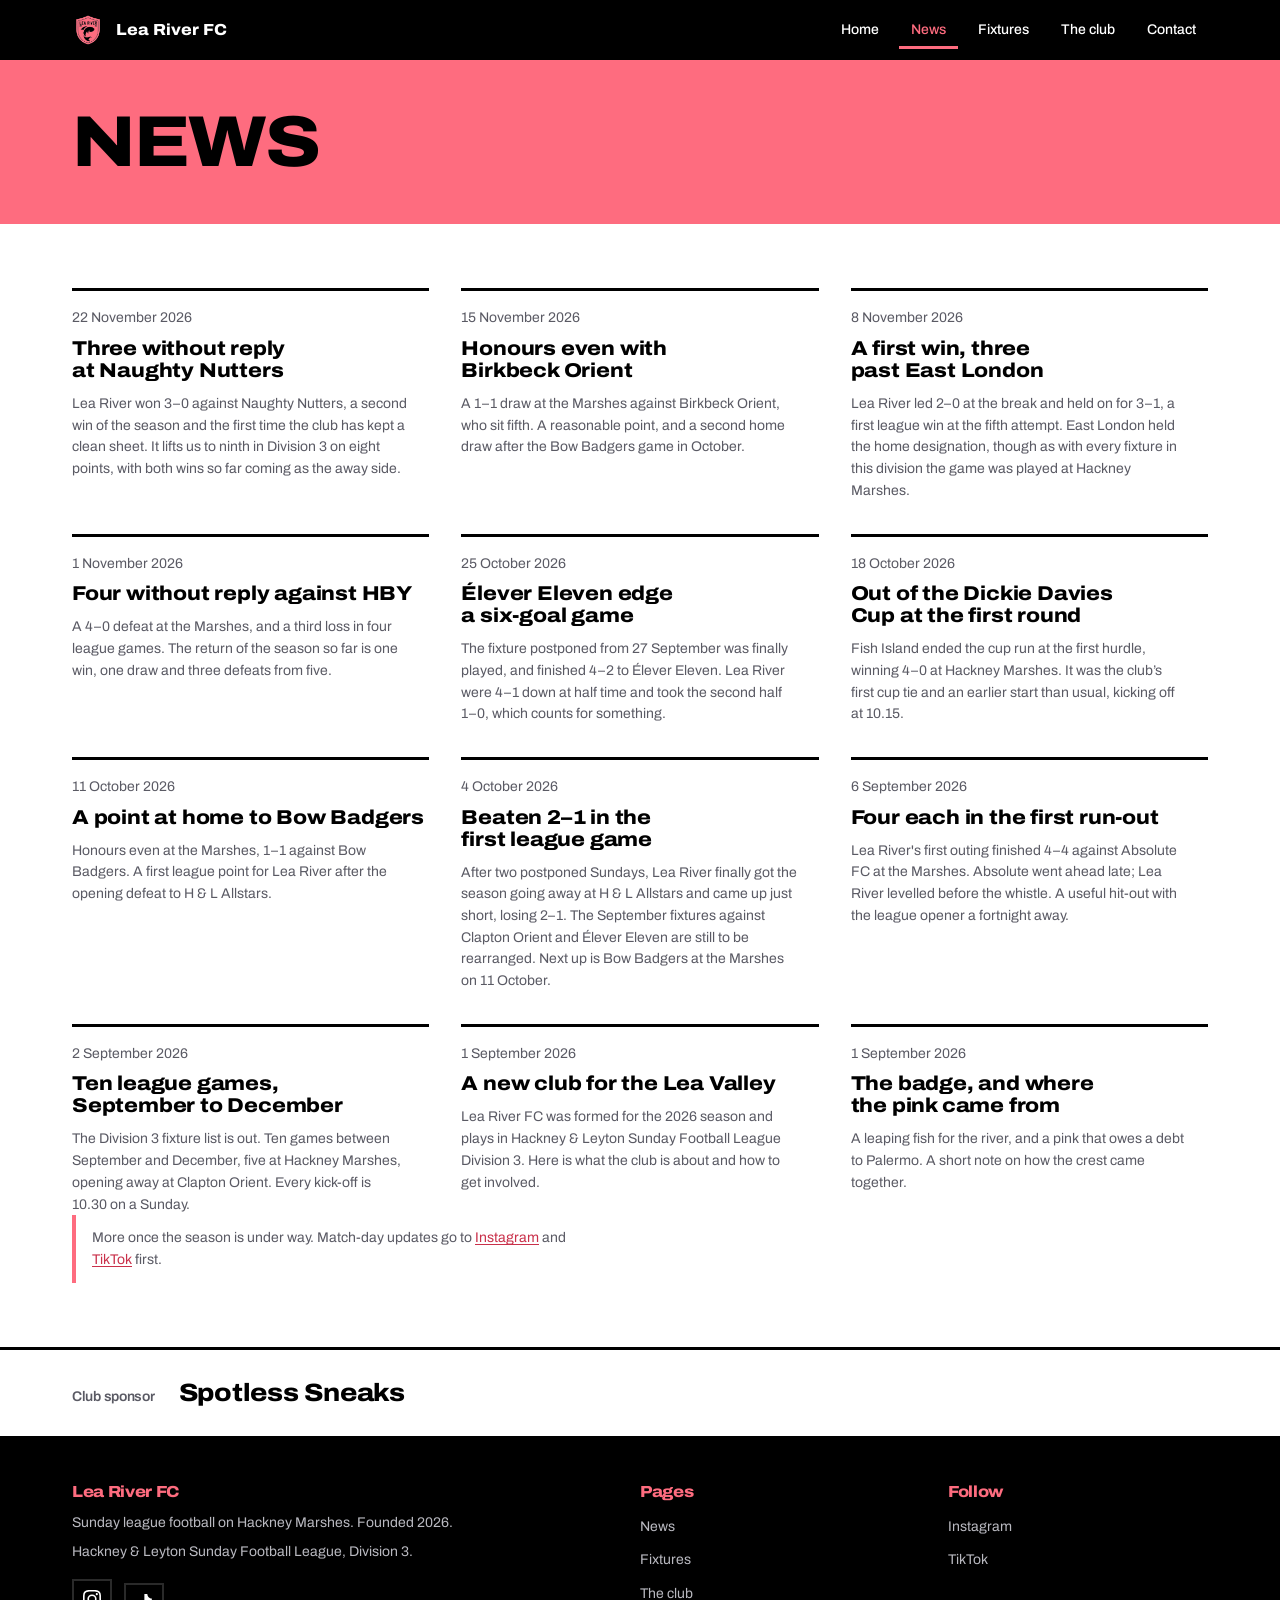
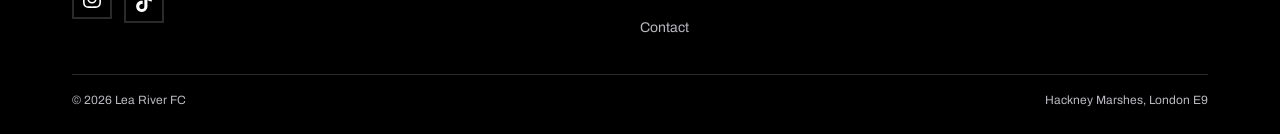
<file: news.html>
<!DOCTYPE html>
<html lang="en-GB">
<head>
  <meta charset="utf-8">
  <meta name="viewport" content="width=device-width, initial-scale=1">
  <title>News — Lea River FC</title>
  <meta name="description" content="Match reports and club news from Lea River FC.">
  <meta name="robots" content="index, follow">
  <meta name="theme-color" content="#FE6C7F">

  <meta property="og:type" content="website">
  <meta property="og:site_name" content="Lea River FC">
  <meta property="og:title" content="News — Lea River FC">
  <meta property="og:description" content="Match reports and club news from Lea River FC.">
  <meta property="og:image" content="https://leariverfc.co.uk/images/og-image.png">
  <meta property="og:image:width" content="1200">
  <meta property="og:image:height" content="630">
  <meta property="og:url" content="https://leariverfc.co.uk/news.html">
  <meta property="og:locale" content="en_GB">
  <meta name="twitter:card" content="summary_large_image">

  <link rel="canonical" href="https://leariverfc.co.uk/news.html">

  <link rel="icon" href="favicon.ico" sizes="any">
  <link rel="icon" type="image/png" sizes="32x32" href="images/favicon-32.png">
  <link rel="icon" type="image/png" sizes="16x16" href="images/favicon-16.png">
  <link rel="apple-touch-icon" href="images/apple-touch-icon.png">

  <link rel="preconnect" href="https://fonts.googleapis.com">
  <link rel="preconnect" href="https://fonts.gstatic.com" crossorigin>
  <link href="https://fonts.googleapis.com/css2?family=Archivo:wdth,wght@75..125,400..900&display=swap" rel="stylesheet">
  <link rel="stylesheet" href="css/style.css">
</head>
<body>
  <a href="#main" class="skip">Skip to main content</a>

  <header class="masthead">
    <div class="wrap masthead__inner">
      <a href="index.html" class="wordmark">
        <img src="images/badge-nav.png" alt="" width="32" height="32">
        <span>Lea River FC</span>
      </a>
      <button type="button" class="nav-btn" aria-controls="nav" aria-expanded="false" aria-label="Open menu">
        <svg aria-hidden="true" viewBox="0 0 24 24" fill="none" stroke="currentColor" stroke-width="2.5" stroke-linecap="round"><path d="M3 6h18M3 12h18M3 18h18"/></svg>
      </button>
      <nav id="nav" class="nav" data-open="false" aria-label="Main">
        <ul>
          <li><a href="index.html">Home</a></li>
          <li><a href="news.html" aria-current="page">News</a></li>
          <li><a href="fixtures.html">Fixtures</a></li>
          <li><a href="club.html">The club</a></li>
          <li><a href="contact.html">Contact</a></li>
        </ul>
      </nav>
    </div>
  </header>

  <main id="main">
    <div class="pagehead">
      <div class="wrap"><h1>News</h1></div>
    </div>

    <section class="section">
      <div class="wrap">
        <div class="stories">

          <article class="story">
            <time datetime="2026-11-22">22 November 2026</time>
            <h2><a href="fixtures.html">Three without reply at Naughty Nutters</a></h2>
            <p>Lea River won 3–0 against Naughty Nutters, a second win of the season and the first time the club has kept a clean sheet. It lifts us to ninth in Division 3 on eight points, with both wins so far coming as the away side.</p>
          </article>

          <article class="story">
            <time datetime="2026-11-15">15 November 2026</time>
            <h2><a href="fixtures.html">Honours even with Birkbeck Orient</a></h2>
            <p>A 1–1 draw at the Marshes against Birkbeck Orient, who sit fifth. A reasonable point, and a second home draw after the Bow Badgers game in October.</p>
          </article>

          <article class="story">
            <time datetime="2026-11-08">8 November 2026</time>
            <h2><a href="fixtures.html">A first win, three past East London</a></h2>
            <p>Lea River led 2–0 at the break and held on for 3–1, a first league win at the fifth attempt. East London held the home designation, though as with every fixture in this division the game was played at Hackney Marshes.</p>
          </article>

          <article class="story">
            <time datetime="2026-11-01">1 November 2026</time>
            <h2><a href="fixtures.html">Four without reply against HBY</a></h2>
            <p>A 4–0 defeat at the Marshes, and a third loss in four league games. The return of the season so far is one win, one draw and three defeats from five.</p>
          </article>

          <article class="story">
            <time datetime="2026-10-25">25 October 2026</time>
            <h2><a href="fixtures.html">Élever Eleven edge a six-goal game</a></h2>
            <p>The fixture postponed from 27 September was finally played, and finished 4–2 to Élever Eleven. Lea River were 4–1 down at half time and took the second half 1–0, which counts for something.</p>
          </article>

          <article class="story">
            <time datetime="2026-10-18">18 October 2026</time>
            <h2><a href="fixtures.html">Out of the Dickie Davies Cup at the first round</a></h2>
            <p>Fish Island ended the cup run at the first hurdle, winning 4–0 at Hackney Marshes. It was the club’s first cup tie and an earlier start than usual, kicking off at 10.15.</p>
          </article>

          <article class="story">
            <time datetime="2026-10-11">11 October 2026</time>
            <h2><a href="fixtures.html">A point at home to Bow Badgers</a></h2>
            <p>Honours even at the Marshes, 1–1 against Bow Badgers. A first league point for Lea River after the opening defeat to H &amp; L Allstars.</p>
          </article>

          <article class="story">
            <time datetime="2026-10-04">4 October 2026</time>
            <h2><a href="fixtures.html">Beaten 2–1 in the first league game</a></h2>
            <p>After two postponed Sundays, Lea River finally got the season going away at H &amp; L Allstars and came up just short, losing 2–1. The September fixtures against Clapton Orient and Élever Eleven are still to be rearranged. Next up is Bow Badgers at the Marshes on 11 October.</p>
          </article>

          <article class="story">
            <time datetime="2026-09-06">6 September 2026</time>
            <h2><a href="fixtures.html">Four each in the first run-out</a></h2>
            <p>Lea River's first outing finished 4–4 against Absolute FC at the Marshes. Absolute went ahead late; Lea River levelled before the whistle. A useful hit-out with the league opener a fortnight away.</p>
          </article>

          <article class="story">
            <time datetime="2026-09-02">2 September 2026</time>
            <h2><a href="fixtures.html">Ten league games, September to December</a></h2>
            <p>The Division 3 fixture list is out. Ten games between September and December, five at Hackney Marshes, opening away at Clapton Orient. Every kick-off is 10.30 on a Sunday.</p>
          </article>

          <article class="story">
            <time datetime="2026-09-01">1 September 2026</time>
            <h2><a href="club.html">A new club for the Lea Valley</a></h2>
            <p>Lea River FC was formed for the 2026 season and plays in Hackney &amp; Leyton Sunday Football League Division 3. Here is what the club is about and how to get involved.</p>
          </article>

          <article class="story">
            <time datetime="2026-09-01">1 September 2026</time>
            <h2><a href="club.html">The badge, and where the pink came from</a></h2>
            <p>A leaping fish for the river, and a pink that owes a debt to Palermo. A short note on how the crest came together.</p>
          </article>

        </div>

        <p class="note">More once the season is under way. Match-day updates go to <a href="https://www.instagram.com/leariverfc/">Instagram</a> and <a href="https://www.tiktok.com/@leariverfc2026">TikTok</a> first.</p>
      </div>
    </section>
  </main>

  <section class="sponsor" aria-labelledby="sponsor-h">
    <div class="wrap sponsor__inner">
      <h2 class="sponsor__label" id="sponsor-h">Club sponsor</h2>
      <p class="sponsor__name">Spotless Sneaks</p>
    </div>
  </section>

  <footer class="foot">
    <div class="wrap">
      <div class="foot__grid">
        <div>
          <h2>Lea River FC</h2>
          <p>Sunday league football on Hackney Marshes. Founded 2026.</p>
          <p>Hackney &amp; Leyton Sunday Football League, Division 3.</p>
          <ul class="social">
            <li><a href="https://www.instagram.com/leariverfc/" aria-label="Lea River FC on Instagram"><svg viewBox="0 0 24 24" fill="currentColor" aria-hidden="true"><path d="M12 2.163c3.204 0 3.584.012 4.85.07 3.252.148 4.771 1.691 4.919 4.919.058 1.265.069 1.645.069 4.849 0 3.205-.012 3.584-.069 4.849-.149 3.225-1.664 4.771-4.919 4.919-1.266.058-1.644.07-4.85.07-3.204 0-3.584-.012-4.849-.07-3.26-.149-4.771-1.699-4.919-4.92-.058-1.265-.07-1.644-.07-4.849 0-3.204.013-3.583.07-4.849.149-3.227 1.664-4.771 4.919-4.919 1.266-.057 1.645-.069 4.849-.069zM12 0C8.741 0 8.333.014 7.053.072 2.695.272.273 2.69.073 7.052.014 8.333 0 8.741 0 12c0 3.259.014 3.668.072 4.948.2 4.358 2.618 6.78 6.98 6.98C8.333 23.986 8.741 24 12 24c3.259 0 3.668-.014 4.948-.072 4.354-.2 6.782-2.618 6.979-6.98.059-1.28.073-1.689.073-4.948 0-3.259-.014-3.667-.072-4.947-.196-4.354-2.617-6.78-6.979-6.98C16.67.014 16.259 0 12 0zm0 5.838a6.162 6.162 0 100 12.324 6.162 6.162 0 000-12.324zM12 16a4 4 0 110-8 4 4 0 010 8zm6.406-11.845a1.44 1.44 0 100 2.881 1.44 1.44 0 000-2.881z"/></svg></a></li>
            <li><a href="https://www.tiktok.com/@leariverfc2026" aria-label="Lea River FC on TikTok"><svg viewBox="0 0 24 24" fill="currentColor" aria-hidden="true"><path d="M12.525.02c1.31-.02 2.61-.01 3.91-.02.08 1.53.63 3.09 1.75 4.17 1.12 1.11 2.7 1.62 4.24 1.79v4.03c-1.44-.05-2.89-.35-4.2-.97-.57-.26-1.1-.59-1.62-.93-.01 2.92.01 5.84-.02 8.75-.08 1.4-.54 2.79-1.35 3.94-1.31 1.92-3.58 3.17-5.91 3.21-1.43.08-2.86-.31-4.08-1.03-2.02-1.19-3.44-3.37-3.65-5.71-.02-.5-.03-1-.01-1.49.18-1.9 1.12-3.72 2.58-4.96 1.66-1.44 3.98-2.13 6.15-1.72.02 1.48-.04 2.96-.04 4.44-.99-.32-2.15-.23-3.02.37-.63.41-1.11 1.04-1.36 1.75-.21.51-.15 1.07-.14 1.61.24 1.64 1.82 3.02 3.5 2.87 1.12-.01 2.19-.66 2.77-1.61.19-.33.4-.67.41-1.06.1-1.79.06-3.57.07-5.36.01-4.03-.01-8.05.02-12.07z"/></svg></a></li>
          </ul>
        </div>
        <div>
          <h2>Pages</h2>
          <ul>
            <li><a href="news.html">News</a></li>
            <li><a href="fixtures.html">Fixtures</a></li>
            <li><a href="club.html">The club</a></li>
            <li><a href="contact.html">Contact</a></li>
          </ul>
        </div>
        <div>
          <h2>Follow</h2>
          <ul>
            <li><a href="https://www.instagram.com/leariverfc/">Instagram</a></li>
            <li><a href="https://www.tiktok.com/@leariverfc2026">TikTok</a></li>
          </ul>
        </div>
      </div>
      <div class="foot__base">
        <span>&copy; 2026 Lea River FC</span>
        <span>Hackney Marshes, London E9</span>
      </div>
    </div>
  </footer>

  <script src="js/main.js" defer></script>
</body>
</html>
</file>
<file: css/style.css>
/* ==========================================================================
   LEA RIVER FC
   Pink is the field, not the trim. Black type on club pink, one typeface
   (Archivo) worked across its width axis, and no card kit.
   ========================================================================== */

:root {
  /* Colour — a short list, deliberately */
  --pink:      #FE6C7F;   /* the badge. Large surfaces. Black type only     */
  --pink-wash: #FFE9ED;   /* quiet tint for alternating bands               */
  --pink-deep: #C9304A;   /* links on white (5.2:1). Never a background     */
  --black:     #000000;   /* actual black, not a tinted stand-in            */
  --white:     #FFFFFF;
  --grey:      #5A5A64;   /* secondary text on white (6.8:1)                */
  --rule:      #E4DFE1;   /* hairlines                                      */

  /* Type — one family, worked across width and weight */
  --font: "Archivo", system-ui, -apple-system, sans-serif;

  /* Scale — 1.25 major third off a 1rem base */
  --t-xs:   0.75rem;
  --t-sm:   0.875rem;
  --t-base: 1rem;
  --t-md:   1.25rem;
  --t-lg:   1.5625rem;
  --t-xl:   1.953rem;
  --t-2xl:  2.441rem;
  --t-3xl:  3.052rem;
  --t-4xl:  3.815rem;

  /* Space — 4px base */
  --s1: 0.25rem;
  --s2: 0.5rem;
  --s3: 0.75rem;
  --s4: 1rem;
  --s5: 1.5rem;
  --s6: 2rem;
  --s7: 3rem;
  --s8: 4rem;
  --s9: 6rem;

  --measure: 62ch;
  --page: 75rem;
  --gutter: 1.25rem;
}

@media (min-width: 48rem) {
  :root { --gutter: 2rem; }
}

/* --- Reset ---------------------------------------------------------- */

*, *::before, *::after { box-sizing: border-box; margin: 0; padding: 0; }

html { -webkit-text-size-adjust: 100%; }

body {
  font-family: var(--font);
  font-variation-settings: "wdth" 100, "wght" 400;
  font-size: var(--t-base);
  line-height: 1.55;
  color: var(--black);
  background: var(--white);
  -webkit-font-smoothing: antialiased;
}

img { display: block; max-width: 100%; height: auto; }

/* Headings share one display cut: wide, heavy, tight-set */
h1, h2, h3 {
  font-variation-settings: "wdth" 112, "wght" 800;
  line-height: 0.95;
  letter-spacing: -0.02em;
  text-wrap: balance;
}

h1 { font-size: var(--t-3xl); }
h2 { font-size: var(--t-2xl); }
h3 { font-size: var(--t-md); line-height: 1.1; letter-spacing: -0.01em; }

@media (min-width: 48rem) {
  h1 { font-size: var(--t-4xl); }
}

a { color: var(--pink-deep); text-underline-offset: 0.15em; }
a:hover { color: var(--black); }

:focus-visible {
  outline: 3px solid var(--black);
  outline-offset: 3px;
}
:focus:not(:focus-visible) { outline: none; }

@media (prefers-reduced-motion: reduce) {
  *, *::before, *::after {
    animation-duration: 0.01ms !important;
    animation-iteration-count: 1 !important;
    transition-duration: 0.01ms !important;
  }
}

/* --- Utilities ------------------------------------------------------ */

.wrap {
  width: 100%;
  max-width: var(--page);
  margin-inline: auto;
  padding-inline: var(--gutter);
}

.sr-only {
  position: absolute; width: 1px; height: 1px; padding: 0; margin: -1px;
  overflow: hidden; clip: rect(0,0,0,0); white-space: nowrap; border: 0;
}

.skip {
  position: absolute; top: -100%; left: var(--s4);
  background: var(--black); color: var(--white);
  padding: var(--s3) var(--s4); z-index: 200;
  font-variation-settings: "wdth" 100, "wght" 700;
  text-decoration: none;
}
.skip:focus { top: var(--s3); color: var(--white); }

/* --- Masthead ------------------------------------------------------- */

.masthead {
  background: var(--black);
  color: var(--white);
  position: sticky;
  top: 0;
  z-index: 100;
}

.masthead__inner {
  display: flex;
  align-items: center;
  justify-content: space-between;
  gap: var(--s4);
  height: 3.75rem;
}

.wordmark {
  display: flex;
  align-items: center;
  gap: var(--s3);
  text-decoration: none;
  color: var(--white);
}
.wordmark img { width: 2rem; height: 2rem; }
.wordmark span {
  font-variation-settings: "wdth" 108, "wght" 800;
  font-size: var(--t-base);
  white-space: nowrap;
}

.nav-btn {
  display: grid;
  place-items: center;
  width: 2.75rem; height: 2.75rem;
  margin-right: -0.5rem;
  background: none; border: none; cursor: pointer; color: var(--white);
}
.nav-btn svg { width: 1.5rem; height: 1.5rem; }

.nav {
  display: none;
  position: absolute;
  top: 3.75rem; left: 0; right: 0;
  background: var(--black);
  border-top: 1px solid #2A2A2A;
  padding-block: var(--s2) var(--s4);
}
.nav[data-open="true"] { display: block; }

.nav ul { list-style: none; }

.nav a {
  display: block;
  padding: var(--s3) var(--gutter);
  color: var(--white);
  text-decoration: none;
  font-size: var(--t-md);
  font-variation-settings: "wdth" 105, "wght" 600;
}
.nav a:hover { color: var(--pink); }
.nav a[aria-current="page"] { color: var(--pink); }

@media (min-width: 52rem) {
  .nav-btn { display: none; }
  .nav { display: block; position: static; border: none; padding: 0; }
  .nav ul { display: flex; gap: var(--s2); }
  .nav a {
    padding: var(--s2) var(--s3);
    font-size: var(--t-sm);
    font-variation-settings: "wdth" 100, "wght" 500;
  }
  .nav a[aria-current="page"] { box-shadow: inset 0 -3px 0 var(--pink); }
}

/* --- The pink field: next match as a matchday poster ----------------- */

.field {
  background: var(--pink);
  color: var(--black);
  padding-block: var(--s7) var(--s8);
  overflow: hidden;
}

.field__grid { display: grid; gap: var(--s5); }

@media (min-width: 56rem) {
  .field { padding-block: var(--s8) var(--s9); }
  .field__grid {
    grid-template-columns: minmax(0, 1fr) auto;
    align-items: center;
    gap: var(--s8);
  }
}

.field__when {
  font-size: var(--t-md);
  font-variation-settings: "wdth" 100, "wght" 600;
  margin-bottom: var(--s3);
}

/* The opponent's name is the design */
.field__who {
  font-size: clamp(3rem, 12vw, 6.5rem);
  font-variation-settings: "wdth" 118, "wght" 800;
  line-height: 0.86;
  letter-spacing: -0.035em;
  text-transform: uppercase;
  margin-bottom: var(--s4);
}

.field__where {
  font-size: var(--t-md);
  border-top: 3px solid var(--black);
  padding-top: var(--s3);
  display: inline-block;
}

.field__crest { display: none; }
@media (min-width: 56rem) {
  .field__crest { display: block; width: clamp(8rem, 18vw, 12rem); justify-self: end; }
}

/* Countdown — numerals do the talking */
.count {
  display: flex;
  width: fit-content;
  gap: var(--s6);
  margin-top: var(--s6);
  padding-top: var(--s4);
  border-top: 1px solid rgba(0,0,0,0.3);
}
.count div { min-width: 3.5rem; }
.count b {
  display: block;
  font-size: var(--t-2xl);
  font-variation-settings: "wdth" 112, "wght" 800;
  line-height: 1;
  font-variant-numeric: tabular-nums;
}
.count span { font-size: var(--t-sm); font-variation-settings: "wdth" 100, "wght" 500; }

/* --- Black band: last result ---------------------------------------- */

.band { background: var(--black); color: var(--white); padding-block: var(--s5); }

.band__inner {
  display: flex;
  flex-wrap: wrap;
  align-items: baseline;
  gap: var(--s3) var(--s5);
}

.band__label {
  font-size: var(--t-sm);
  font-variation-settings: "wdth" 100, "wght" 600;
  color: var(--pink);
}

.band__line {
  font-size: var(--t-lg);
  font-variation-settings: "wdth" 108, "wght" 700;
  line-height: 1.1;
}
.band__line b { font-variation-settings: "wdth" 112, "wght" 800; padding-inline: var(--s2); }

.band__note { font-size: var(--t-sm); color: #B9B9C0; flex-basis: 100%; }
@media (min-width: 56rem) { .band__note { flex-basis: auto; margin-left: auto; } }

/* --- Sections ------------------------------------------------------- */

.section { padding-block: var(--s8); }
.section--wash { background: var(--pink-wash); }
.section--tight { padding-block: var(--s7); }

/* Heading with a rule running to the edge of the column */
.head { display: flex; align-items: baseline; gap: var(--s4); margin-bottom: var(--s6); }
.head--spaced { margin-top: var(--s8); }
.head::after { content: ""; flex: 1; height: 3px; background: var(--black); }
.head a {
  font-size: var(--t-sm);
  font-variation-settings: "wdth" 100, "wght" 600;
  color: var(--black);
  text-decoration-thickness: 2px;
  white-space: nowrap;
  /* padding carries the hit area to the 24px WCAG 2.2 minimum without
     changing how the link sits on the heading's baseline */
  padding-block: var(--s1);
}

/* --- Fixture table --------------------------------------------------- */

.fixtures { width: 100%; border-collapse: collapse; }

.fixtures th {
  text-align: left;
  font-size: var(--t-xs);
  font-variation-settings: "wdth" 100, "wght" 600;
  color: var(--grey);
  padding: var(--s2) var(--s3);
  border-bottom: 2px solid var(--black);
}

.fixtures td {
  padding: var(--s3);
  border-bottom: 1px solid var(--rule);
  vertical-align: middle;
}

.fx-date {
  font-variation-settings: "wdth" 100, "wght" 600;
  font-size: var(--t-sm);
  white-space: nowrap;
}
.fx-time { color: var(--grey); font-variation-settings: "wdth" 100, "wght" 400; }

.fx-opp { font-variation-settings: "wdth" 105, "wght" 700; font-size: var(--t-base); }

/* Results carry a competition label that can be long ("Dickie Davies
   Cup"). Stacking it under the date keeps the opponent column wide
   enough that club names stay on one line. */
.fixtures--results .fx-time { display: block; }

.fx-venue { font-size: var(--t-sm); color: var(--grey); }

/* Home / away: a letter in a box, so colour never carries meaning alone */
.ha {
  display: inline-grid;
  place-items: center;
  width: 1.375rem; height: 1.375rem;
  font-size: var(--t-xs);
  font-variation-settings: "wdth" 100, "wght" 700;
  border: 2px solid var(--black);
}
.ha--h { background: var(--pink); }
.ha--a { background: transparent; }

/* Scores — fill differs as well as colour */
.score {
  display: inline-block;
  font-variation-settings: "wdth" 108, "wght" 800;
  font-size: var(--t-base);
  padding: var(--s1) var(--s3);
  border: 2px solid var(--black);
  font-variant-numeric: tabular-nums;
  white-space: nowrap;
}
.score--w { background: var(--pink); }
.score--d { background: var(--white); }
.score--l { background: var(--black); color: var(--white); }
.score--tbc {
  border-color: var(--rule);
  color: var(--grey);
  font-variation-settings: "wdth" 100, "wght" 500;
}

.score--pp {
  border-style: dashed;
  border-color: var(--grey);
  color: var(--grey);
  font-variation-settings: "wdth" 100, "wght" 600;
}

/* Postponed fixtures recede: still listed, clearly not played */
.fixtures tr.is-pp .fx-date,
.fixtures tr.is-pp .fx-opp { color: var(--grey); }

/* Result not yet confirmed: honest gap, never a guessed score */
.score--tba {
  border-style: dashed;
  border-color: var(--grey);
  color: var(--grey);
  font-variation-settings: "wdth" 100, "wght" 600;
}

.fixtures tr.is-tba .fx-date,
.fixtures tr.is-tba .fx-opp { color: var(--grey); }

/* The next fixture gets a pink edge, not a tinted row */
.fixtures tr.is-next td { box-shadow: inset 4px 0 0 var(--pink); }
.fixtures tr.is-next .fx-date { color: var(--pink-deep); }

/* Month divider inside the table */
.fx-month td {
  background: var(--black);
  color: var(--white);
  font-size: var(--t-xs);
  font-variation-settings: "wdth" 100, "wght" 700;
  letter-spacing: 0.06em;
  padding: var(--s2) var(--s3);
  border: none;
}

/* Mobile: the table becomes stacked blocks */
@media (max-width: 47.999rem) {
  .fixtures, .fixtures tbody, .fixtures tr, .fixtures td { display: block; width: 100%; }
  .fixtures thead { display: none; }
  .fixtures tbody tr {
    border-bottom: 1px solid var(--rule);
    padding: var(--s4) 0 var(--s4) var(--s4);
    display: grid;
    grid-template-columns: auto 1fr;
    gap: var(--s1) var(--s3);
    align-items: center;
  }
  .fixtures td { border: none; padding: 0; }
  .fixtures td.fx-c-date  { grid-column: 1 / -1; }
  .fixtures td.fx-c-score { grid-column: 1; grid-row: 2; }
  .fixtures td.fx-c-opp   { grid-column: 2; grid-row: 2; }
  .fixtures td.fx-c-venue { grid-column: 2; grid-row: 3; }
  .fixtures tbody tr.is-next { box-shadow: inset 4px 0 0 var(--pink); }
  .fixtures tr.is-next td { box-shadow: none; }
  .fixtures tbody tr.fx-month { display: block; padding: 0; }
  .fx-month td { display: block; padding: var(--s2) var(--s3); }

  /* Two-column variant (home page sidebar): no score cell, so the opponent
     takes the full width rather than sitting in a phantom second column */
  .fixtures--brief tbody tr { grid-template-columns: 1fr; }
  .fixtures--brief tbody td.fx-c-opp { grid-column: 1; grid-row: 2; }
}

/* --- Season figures -------------------------------------------------- */

.figures {
  display: grid;
  grid-template-columns: repeat(2, 1fr);
  border-top: 3px solid var(--black);
}
@media (min-width: 40rem) { .figures { grid-template-columns: repeat(4, 1fr); } }

.figures div { padding: var(--s4) var(--s3) var(--s5); border-bottom: 1px solid var(--rule); }
@media (min-width: 40rem) { .figures div + div { border-left: 1px solid var(--rule); } }

.figures b {
  display: block;
  font-size: var(--t-2xl);
  font-variation-settings: "wdth" 112, "wght" 800;
  line-height: 1;
}
.figures span { font-size: var(--t-sm); color: var(--grey); }

/* --- News ------------------------------------------------------------ */

.stories { display: grid; gap: var(--s6); }
@media (min-width: 44rem) { .stories { grid-template-columns: repeat(2, 1fr); } }
@media (min-width: 64rem) { .stories { grid-template-columns: repeat(3, 1fr); } }

/* Not cards: a rule on top, type below. No box, no shadow. */
.story { border-top: 3px solid var(--black); padding-top: var(--s4); }

.story time { display: block; font-size: var(--t-sm); color: var(--grey); margin-bottom: var(--s2); }
.story h2,
.story h3 {
  font-size: var(--t-md);
  line-height: 1.1;
  letter-spacing: -0.01em;
  margin-bottom: var(--s3);
}
.story h2 a,
.story h3 a { color: var(--black); text-decoration: none; }
.story h2 a:hover,
.story h3 a:hover { color: var(--pink-deep); text-decoration: underline; }
.story p { color: var(--grey); font-size: var(--t-sm); max-width: 42ch; }

/* --- Prose ----------------------------------------------------------- */

.prose { max-width: var(--measure); }
.prose p + p { margin-top: var(--s4); }
.prose h3 { margin-top: var(--s6); margin-bottom: var(--s3); }
.prose ul { margin-top: var(--s3); padding-left: var(--s5); }
.prose li { margin-bottom: var(--s2); }

/* --- Split layout ---------------------------------------------------- */

.split { display: grid; gap: var(--s7); }
@media (min-width: 60rem) {
  .split { grid-template-columns: 1.6fr 1fr; gap: var(--s8); }
  .split--even { grid-template-columns: 1fr 1fr; align-items: center; }
}

/* --- Facts list ------------------------------------------------------ */

.facts { list-style: none; border-top: 3px solid var(--black); }
.facts--spaced { margin-top: var(--s7); }
.facts li {
  padding: var(--s4) 0;
  border-bottom: 1px solid var(--rule);
  display: grid;
  gap: var(--s1);
}
.facts b { font-variation-settings: "wdth" 105, "wght" 700; font-size: var(--t-base); }
.facts span { color: var(--grey); font-size: var(--t-sm); }

/* --- Page header (inner pages) --------------------------------------- */

.pagehead { background: var(--pink); color: var(--black); padding-block: var(--s7); }
.pagehead h1 {
  font-size: clamp(2.5rem, 9vw, 4.5rem);
  text-transform: uppercase;
  letter-spacing: -0.03em;
}
.pagehead p {
  margin-top: var(--s3);
  font-size: var(--t-md);
  font-variation-settings: "wdth" 100, "wght" 500;
}

/* --- Badge display --------------------------------------------------- */

.badge-lg { width: 100%; max-width: 18rem; }

/* --- Small parts ----------------------------------------------------- */

.tbc {
  display: inline-block;
  border: 2px solid var(--black);
  background: var(--white);
  font-size: var(--t-xs);
  font-variation-settings: "wdth" 100, "wght" 700;
  padding: 0 var(--s2);
  white-space: nowrap;
}

.note {
  border-left: 4px solid var(--pink);
  padding: var(--s3) 0 var(--s3) var(--s4);
  color: var(--grey);
  font-size: var(--t-sm);
  max-width: var(--measure);
}

.btn {
  display: inline-block;
  background: var(--black);
  color: var(--white);
  padding: var(--s3) var(--s5);
  text-decoration: none;
  font-variation-settings: "wdth" 105, "wght" 700;
  border: 2px solid var(--black);
}
.btn:hover { background: var(--pink); color: var(--black); }

/* --- Sponsor ---------------------------------------------------------
   Upgrade to the supplied logo when one arrives; the wordmark stands in
   so the slot is real rather than promised. */

.sponsor {
  border-top: 3px solid var(--black);
  padding-block: var(--s5);
}
.sponsor__inner {
  display: flex;
  flex-wrap: wrap;
  align-items: baseline;
  gap: var(--s2) var(--s5);
}
.sponsor__label {
  font-size: var(--t-sm);
  font-variation-settings: "wdth" 100, "wght" 600;
  color: var(--grey);
}
.sponsor__name {
  font-size: var(--t-lg);
  font-variation-settings: "wdth" 112, "wght" 800;
  letter-spacing: -0.01em;
  color: var(--black);
  text-decoration: none;
}
a.sponsor__name:hover { color: var(--pink-deep); }

/* --- Footer ---------------------------------------------------------- */

.foot { background: var(--black); color: #B9B9C0; padding-block: var(--s7) var(--s5); }

.foot__grid { display: grid; gap: var(--s6); }
@media (min-width: 48rem) { .foot__grid { grid-template-columns: 2fr 1fr 1fr; gap: var(--s7); } }

.foot h2 { font-size: var(--t-base); color: var(--pink); margin-bottom: var(--s3); }
.foot p { font-size: var(--t-sm); margin-bottom: var(--s2); }
.foot ul { list-style: none; }
.foot li + li { margin-top: var(--s1); }
.foot a {
  display: inline-block;
  color: #B9B9C0;
  text-decoration: none;
  font-size: var(--t-sm);
  padding-block: var(--s1);
}
.foot a:hover { color: var(--pink); }

.social { display: flex; gap: var(--s3); margin-top: var(--s4); }
.social a {
  display: grid; place-items: center;
  width: 2.5rem; height: 2.5rem;
  border: 2px solid #2A2A2A;
  color: var(--white);
}
.social a:hover { border-color: var(--pink); color: var(--pink); }
.social svg { width: 1.125rem; height: 1.125rem; }

.foot__base {
  margin-top: var(--s6);
  padding-top: var(--s4);
  border-top: 1px solid #2A2A2A;
  font-size: var(--t-xs);
  display: flex;
  flex-wrap: wrap;
  gap: var(--s2) var(--s5);
  justify-content: space-between;
}

/* --- One orchestrated moment: the poster settles on load ------------- */

@media (prefers-reduced-motion: no-preference) {
  .field__when, .field__who, .field__where, .field__crest {
    animation: rise 0.5s cubic-bezier(0.2, 0.7, 0.3, 1) backwards;
  }
  .field__when  { animation-delay: 0.02s; }
  .field__who   { animation-delay: 0.08s; }
  .field__crest { animation-delay: 0.12s; }
  .field__where { animation-delay: 0.16s; }
}

@keyframes rise {
  from { opacity: 0; transform: translateY(0.75rem); }
  to   { opacity: 1; transform: none; }
}

/* --- Print ----------------------------------------------------------- */

@media print {
  .masthead, .foot, .nav-btn, .count { display: none; }
  .field, .pagehead { background: none; }
  body { color: #000; }
}
</file>
